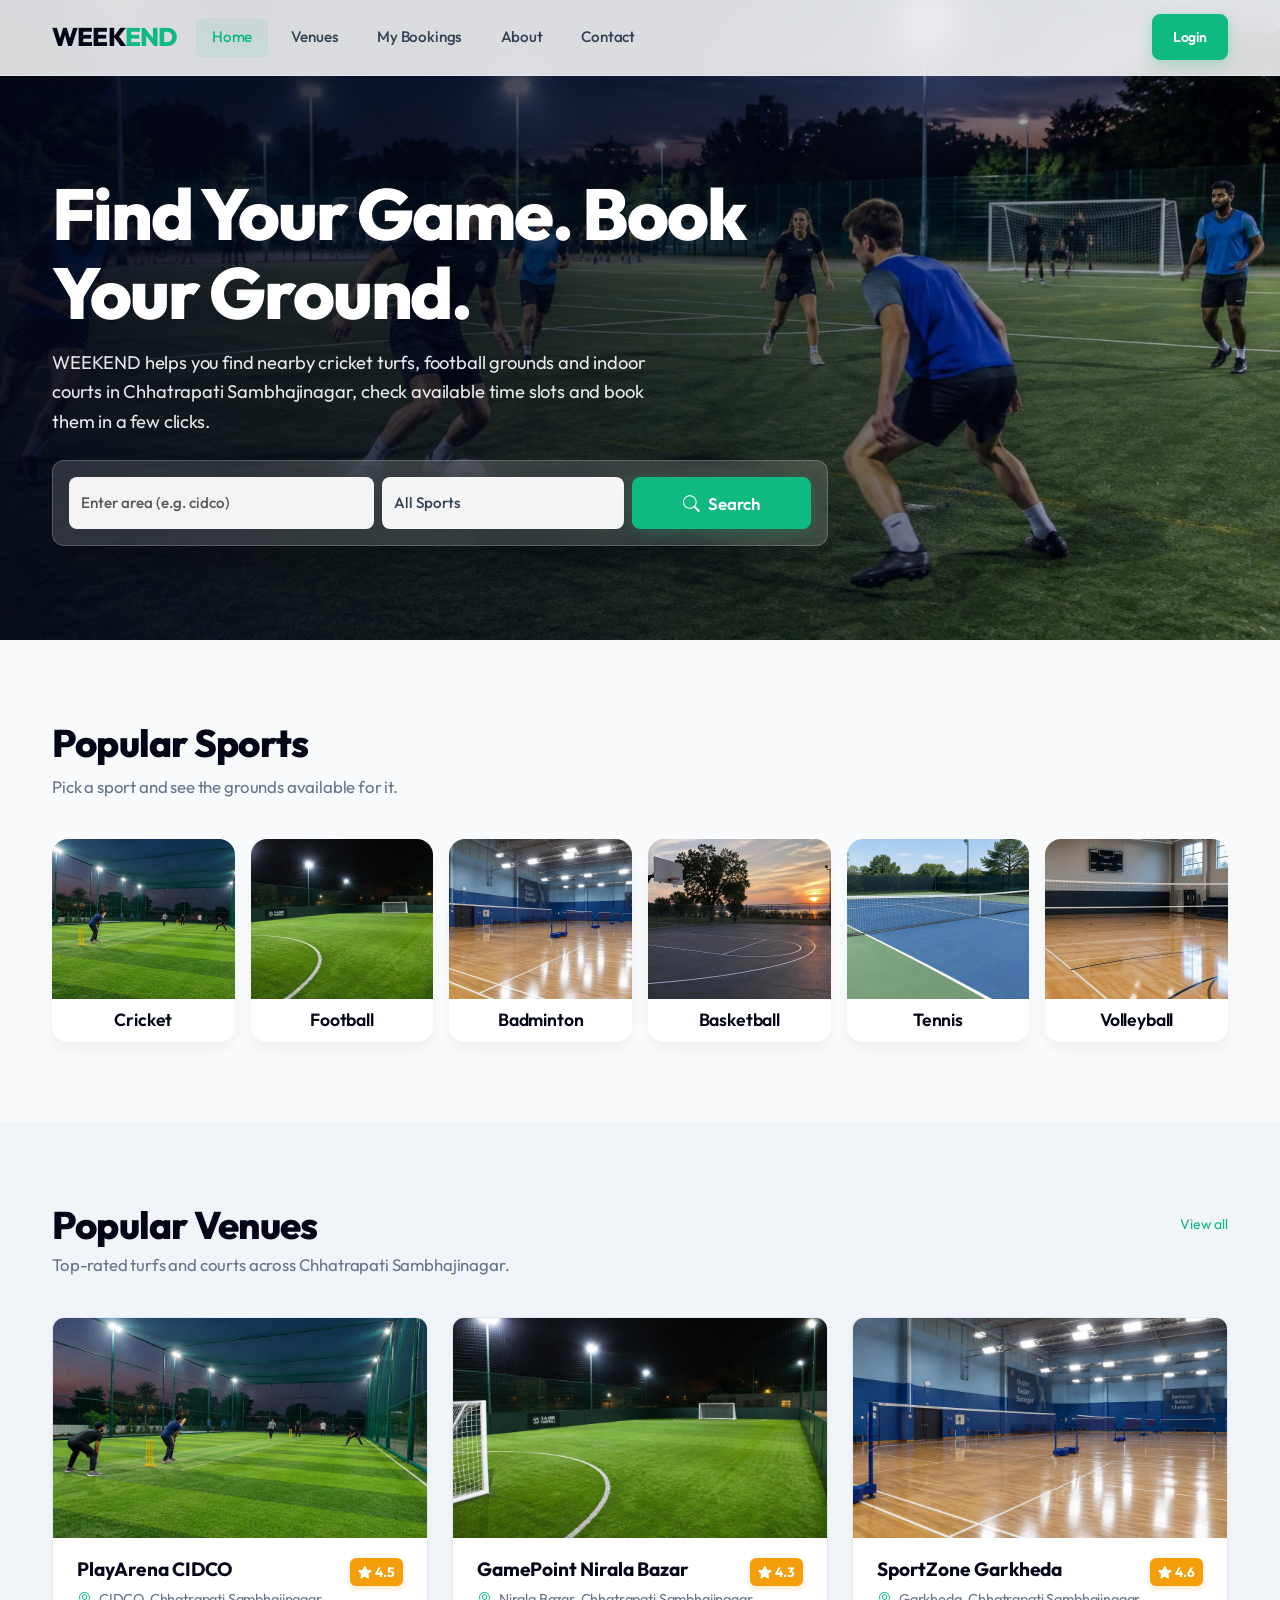
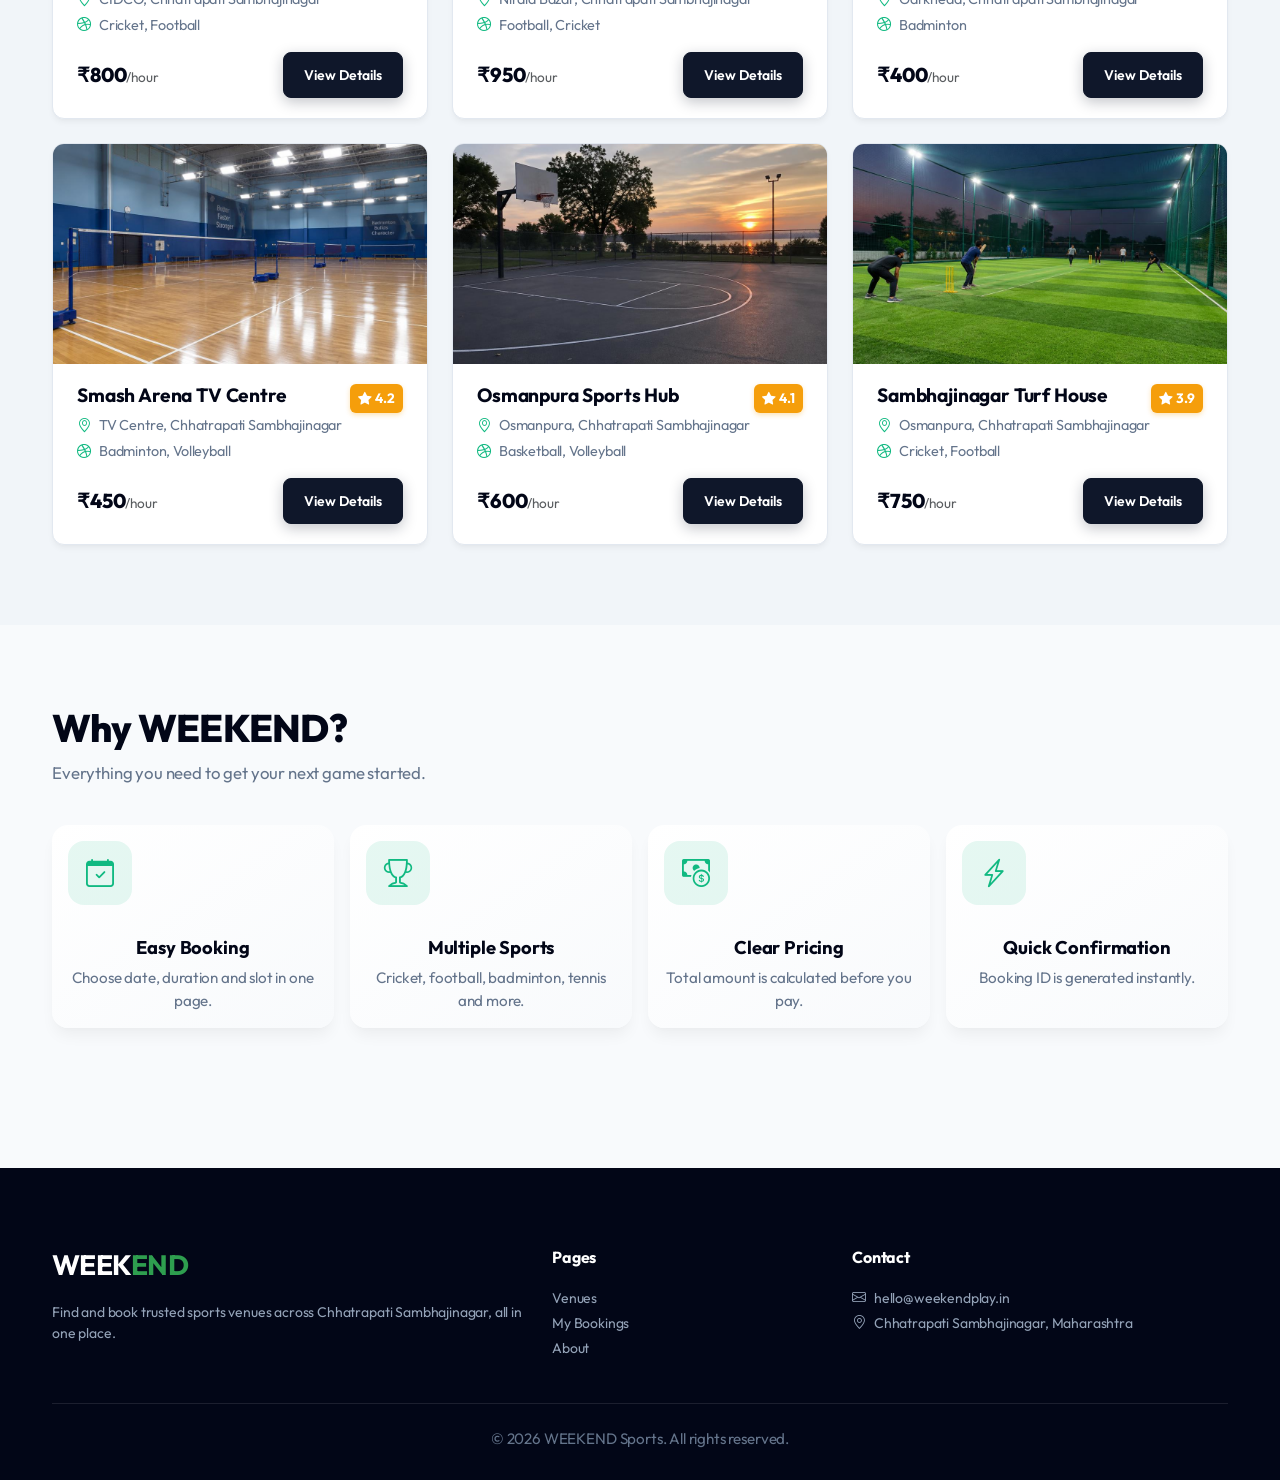
<file: index.html>
<!DOCTYPE html>
<html lang="en">

<head>
  <meta charset="UTF-8">
  <meta name="viewport" content="width=device-width, initial-scale=1">
  <title>WEEKEND | Sports Venue Booking</title>
  <link href="https://cdn.jsdelivr.net/npm/bootstrap@5.3.3/dist/css/bootstrap.min.css" rel="stylesheet">
  <link href="https://cdn.jsdelivr.net/npm/bootstrap-icons@1.11.3/font/bootstrap-icons.css" rel="stylesheet">
  <link href="style.css" rel="stylesheet">
</head>

<body>

  <!-- Navbar -->
  <nav class="navbar navbar-expand-lg navbar-weekend">
    <div class="container">
      <a class="navbar-brand" href="home.html">WEEK<span>END</span></a>
      <button class="navbar-toggler" type="button" data-bs-toggle="collapse" data-bs-target="#nav">
        <span class="navbar-toggler-icon"></span>
      </button>
      <div class="collapse navbar-collapse" id="nav">
        <ul class="navbar-nav me-auto">
          <li class="nav-item"><a class="nav-link active" href="home.html">Home</a></li>
          <li class="nav-item"><a class="nav-link" href="venues.html">Venues</a></li>
          <li class="nav-item"><a class="nav-link" href="my-bookings.html">My Bookings</a></li>
          <li class="nav-item"><a class="nav-link" href="about.html">About</a></li>
          <li class="nav-item"><a class="nav-link" href="contact.html">Contact</a></li>
        </ul>
        <div id="authArea"></div>
      </div>
    </div>
  </nav>

  <!-- Hero section with search -->
  <section class="hero">
    <div class="container">
      <div class="row">
        <div class="col-lg-8">
          <h1 class="mb-3">Find Your Game. Book Your Ground.</h1>
          <p class="mb-4">
            WEEKEND helps you find nearby cricket turfs, football grounds and indoor courts in Chhatrapati
            Sambhajinagar,
            check available time slots and book them in a few clicks.
          </p>

          <form class="search-box" id="heroSearchForm">
            <div class="row g-2">
              <div class="col-md-5">
                <input type="text" class="form-control" id="heroLocation" placeholder="Enter area (e.g. cidco)">
              </div>
              <div class="col-md-4">
                <select class="form-select" id="heroSport">
                  <option value="">All Sports</option>
                  <option>Cricket</option>
                  <option>Football</option>
                  <option>Badminton</option>
                  <option>Basketball</option>
                  <option>Tennis</option>
                  <option>Volleyball</option>
                </select>
              </div>
              <div class="col-md-3 d-grid">
                <button class="btn btn-green" type="submit"><i class="bi bi-search"></i> Search</button>
              </div>
            </div>
          </form>
        </div>
      </div>
    </div>
  </section>

  <!-- Popular sports -->
  <section class="py-5">
    <div class="container">
      <h4 class="section-title">Popular Sports</h4>
      <p class="section-sub">Pick a sport and see the grounds available for it.</p>

      <div class="row g-3">
        <div class="col-6 col-md-4 col-lg-2">
          <div class="card sport-card h-100" onclick="openSport('Cricket')" role="button">
            <img src="cricket.jpg" class="card-img-top" alt="Cricket">
            <div class="card-body text-center py-2"><span class="fw-semibold">Cricket</span></div>
          </div>
        </div>
        <div class="col-6 col-md-4 col-lg-2">
          <div class="card sport-card h-100" onclick="openSport('Football')" role="button">
            <img src="football.jpg" class="card-img-top" alt="Football">
            <div class="card-body text-center py-2"><span class="fw-semibold">Football</span></div>
          </div>
        </div>
        <div class="col-6 col-md-4 col-lg-2">
          <div class="card sport-card h-100" onclick="openSport('Badminton')" role="button">
            <img src="badminton.jpg" class="card-img-top" alt="Badminton">
            <div class="card-body text-center py-2"><span class="fw-semibold">Badminton</span></div>
          </div>
        </div>
        <div class="col-6 col-md-4 col-lg-2">
          <div class="card sport-card h-100" onclick="openSport('Basketball')" role="button">
            <img src="basketball.jpg" class="card-img-top" alt="Basketball">
            <div class="card-body text-center py-2"><span class="fw-semibold">Basketball</span></div>
          </div>
        </div>
        <div class="col-6 col-md-4 col-lg-2">
          <div class="card sport-card h-100" onclick="openSport('Tennis')" role="button">
            <img src="tennis.jpg" class="card-img-top" alt="Tennis">
            <div class="card-body text-center py-2"><span class="fw-semibold">Tennis</span></div>
          </div>
        </div>
        <div class="col-6 col-md-4 col-lg-2">
          <div class="card sport-card h-100" onclick="openSport('Volleyball')" role="button">
            <img src="volleyball.jpg" class="card-img-top" alt="Volleyball">
            <div class="card-body text-center py-2"><span class="fw-semibold">Volleyball</span></div>
          </div>
        </div>
      </div>
    </div>
  </section>

  <!-- Popular venues (generated by JavaScript) -->
  <section class="py-5 bg-light-gray">
    <div class="container">
      <div class="d-flex justify-content-between align-items-center mb-1">
        <h4 class="section-title mb-0">Popular Venues</h4>
        <a href="venues.html" class="small text-decoration-none">View all</a>
      </div>
      <p class="section-sub">Top-rated turfs and courts across Chhatrapati Sambhajinagar.</p>

      <div class="row g-4" id="popularVenues"></div>
    </div>
  </section>

  <!-- Why WEEKEND -->
  <section class="py-5">
    <div class="container">
      <h4 class="section-title">Why WEEKEND?</h4>
      <p class="section-sub">Everything you need to get your next game started.</p>

      <div class="row g-3">
        <div class="col-md-3 col-sm-6">
          <div class="card info-card h-100 text-center p-3">
            <i class="bi bi-calendar-check fs-3 text-success"></i>
            <h6 class="mt-2">Easy Booking</h6>
            <p class="venue-meta mb-0">Choose date, duration and slot in one page.</p>
          </div>
        </div>
        <div class="col-md-3 col-sm-6">
          <div class="card info-card h-100 text-center p-3">
            <i class="bi bi-trophy fs-3 text-success"></i>
            <h6 class="mt-2">Multiple Sports</h6>
            <p class="venue-meta mb-0">Cricket, football, badminton, tennis and more.</p>
          </div>
        </div>
        <div class="col-md-3 col-sm-6">
          <div class="card info-card h-100 text-center p-3">
            <i class="bi bi-cash-coin fs-3 text-success"></i>
            <h6 class="mt-2">Clear Pricing</h6>
            <p class="venue-meta mb-0">Total amount is calculated before you pay.</p>
          </div>
        </div>
        <div class="col-md-3 col-sm-6">
          <div class="card info-card h-100 text-center p-3">
            <i class="bi bi-lightning-charge fs-3 text-success"></i>
            <h6 class="mt-2">Quick Confirmation</h6>
            <p class="venue-meta mb-0">Booking ID is generated instantly.</p>
          </div>
        </div>
      </div>
    </div>
  </section>

  <!-- Footer -->
  <footer class="site-footer">
    <div class="container">
      <div class="row g-4">
        <div class="col-md-5">
          <h5 class="text-white">WEEK<span style="color:#2e9e4f">END</span></h5>
          <p class="small mb-0">Find and book trusted sports venues across Chhatrapati Sambhajinagar, all in one place.
          </p>
        </div>
        <div class="col-md-3">
          <h6 class="text-white">Pages</h6>
          <p class="small mb-1"><a href="venues.html">Venues</a></p>
          <p class="small mb-1"><a href="my-bookings.html">My Bookings</a></p>
          <p class="small mb-1"><a href="about.html">About</a></p>
        </div>
        <div class="col-md-4">
          <h6 class="text-white">Contact</h6>
          <p class="small mb-1"><i class="bi bi-envelope"></i> hello@weekendplay.in</p>
          <p class="small mb-1"><i class="bi bi-geo-alt"></i> Chhatrapati Sambhajinagar, Maharashtra</p>
        </div>
      </div>
      <div class="footer-note text-center">&copy; 2026 WEEKEND Sports. All rights reserved.</div>
    </div>
  </footer>

  <script src="https://cdn.jsdelivr.net/npm/bootstrap@5.3.3/dist/js/bootstrap.bundle.min.js"></script>
  <script src="data.js"></script>
  <script src="main.js"></script>
</body>

</html>
</file>
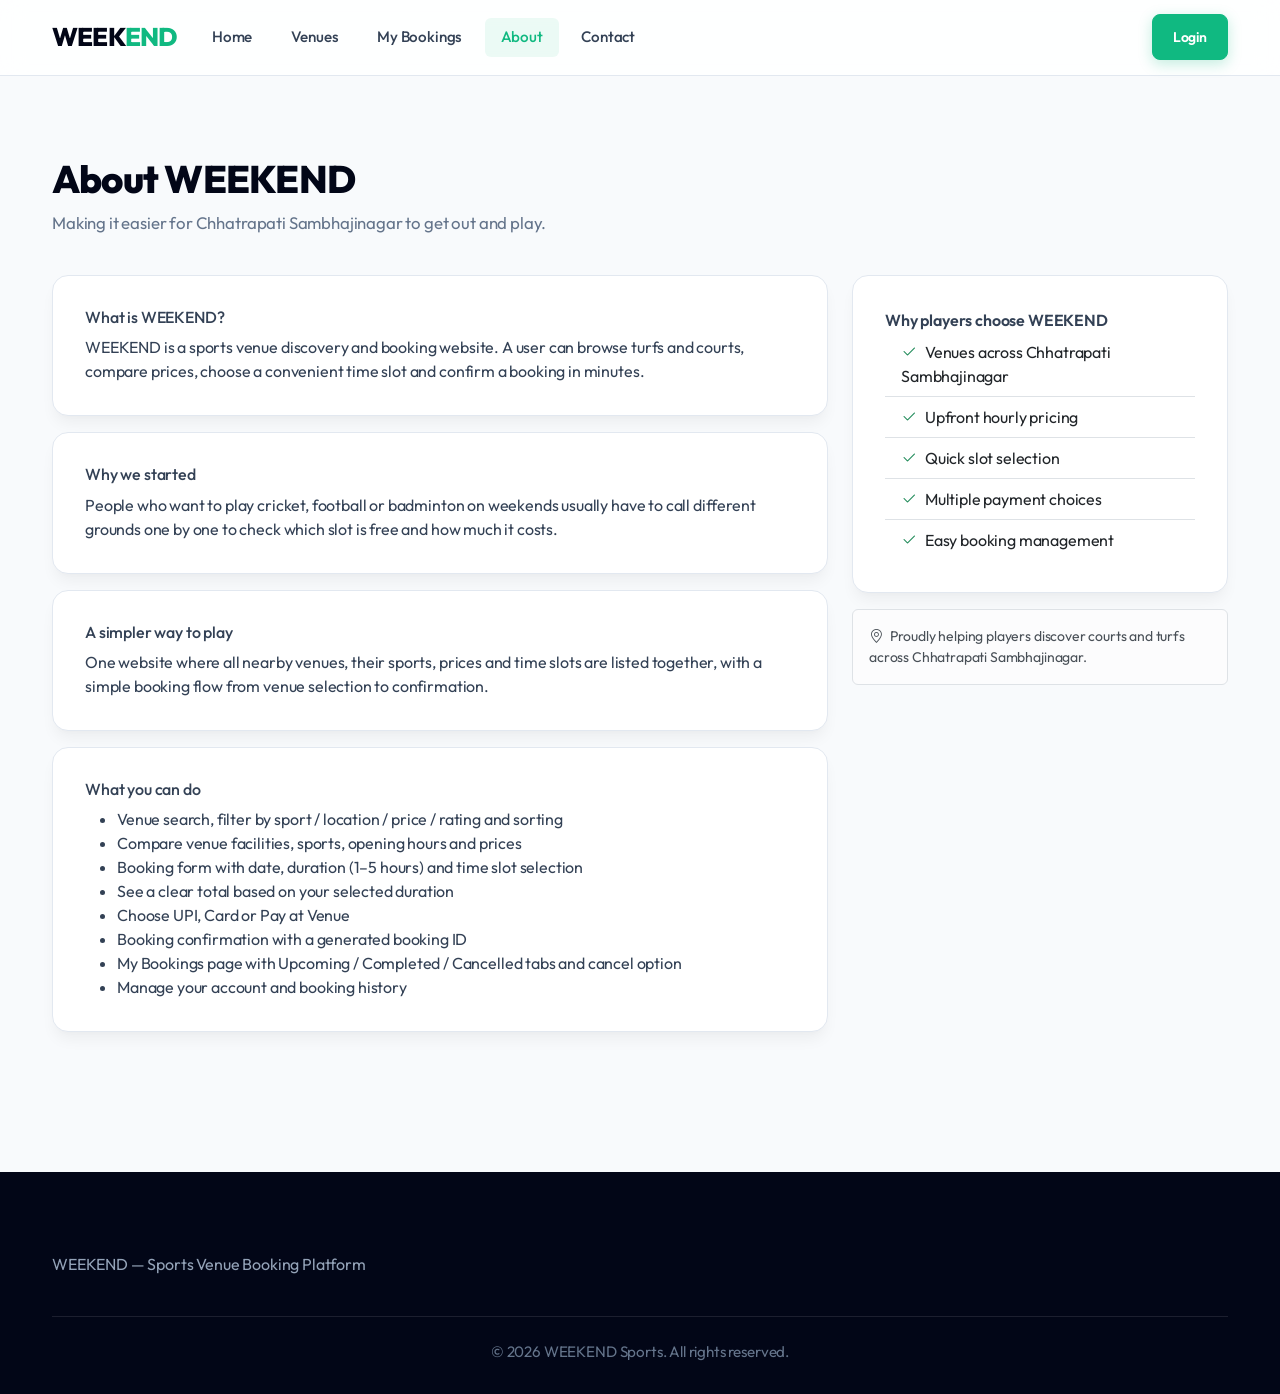
<file: about.html>
<!DOCTYPE html>
<html lang="en">
<head>
  <meta charset="UTF-8">
  <meta name="viewport" content="width=device-width, initial-scale=1">
  <title>About | WEEKEND</title>
  <link href="https://cdn.jsdelivr.net/npm/bootstrap@5.3.3/dist/css/bootstrap.min.css" rel="stylesheet">
  <link href="https://cdn.jsdelivr.net/npm/bootstrap-icons@1.11.3/font/bootstrap-icons.css" rel="stylesheet">
  <link href="style.css" rel="stylesheet">
</head>
<body>

<nav class="navbar navbar-expand-lg navbar-weekend">
  <div class="container">
    <a class="navbar-brand" href="home.html">WEEK<span>END</span></a>
    <button class="navbar-toggler" type="button" data-bs-toggle="collapse" data-bs-target="#nav">
      <span class="navbar-toggler-icon"></span>
    </button>
    <div class="collapse navbar-collapse" id="nav">
      <ul class="navbar-nav me-auto">
        <li class="nav-item"><a class="nav-link" href="home.html">Home</a></li>
        <li class="nav-item"><a class="nav-link" href="venues.html">Venues</a></li>
        <li class="nav-item"><a class="nav-link" href="my-bookings.html">My Bookings</a></li>
        <li class="nav-item"><a class="nav-link active" href="about.html">About</a></li>
        <li class="nav-item"><a class="nav-link" href="contact.html">Contact</a></li>
      </ul>
      <div id="authArea"></div>
    </div>
  </div>
</nav>

<div class="container py-4">
  <h4 class="section-title">About WEEKEND</h4>
  <p class="section-sub">Making it easier for Chhatrapati Sambhajinagar to get out and play.</p>

  <div class="row g-4">
    <div class="col-lg-8">
      <div class="summary-box mb-3">
        <div class="card-body">
          <h6>What is WEEKEND?</h6>
          <p class="mb-0">
            WEEKEND is a sports venue discovery and booking website. A user can browse turfs and courts,
            compare prices, choose a convenient time slot and confirm a booking in minutes.
          </p>
        </div>
      </div>

      <div class="summary-box mb-3">
        <div class="card-body">
          <h6>Why we started</h6>
          <p class="mb-0">
            People who want to play cricket, football or badminton on weekends usually have to call
            different grounds one by one to check which slot is free and how much it costs.
          </p>
        </div>
      </div>

      <div class="summary-box mb-3">
        <div class="card-body">
          <h6>A simpler way to play</h6>
          <p class="mb-0">
            One website where all nearby venues, their sports, prices and time slots are listed together,
            with a simple booking flow from venue selection to confirmation.
          </p>
        </div>
      </div>

      <div class="summary-box">
        <div class="card-body">
          <h6>What you can do</h6>
          <ul class="mb-0">
            <li>Venue search, filter by sport / location / price / rating and sorting</li>
            <li>Compare venue facilities, sports, opening hours and prices</li>
            <li>Booking form with date, duration (1&ndash;5 hours) and time slot selection</li>
            <li>See a clear total based on your selected duration</li>
            <li>Choose UPI, Card or Pay at Venue</li>
            <li>Booking confirmation with a generated booking ID</li>
            <li>My Bookings page with Upcoming / Completed / Cancelled tabs and cancel option</li>
            <li>Manage your account and booking history</li>
          </ul>
        </div>
      </div>
    </div>

    <div class="col-lg-4">
      <div class="summary-box">
        <div class="card-header bg-white fw-semibold">Why players choose WEEKEND</div>
        <ul class="list-group list-group-flush">
          <li class="list-group-item"><i class="bi bi-check2 text-success me-2"></i>Venues across Chhatrapati Sambhajinagar</li>
          <li class="list-group-item"><i class="bi bi-check2 text-success me-2"></i>Upfront hourly pricing</li>
          <li class="list-group-item"><i class="bi bi-check2 text-success me-2"></i>Quick slot selection</li>
          <li class="list-group-item"><i class="bi bi-check2 text-success me-2"></i>Multiple payment choices</li>
          <li class="list-group-item"><i class="bi bi-check2 text-success me-2"></i>Easy booking management</li>
        </ul>
      </div>

      <div class="alert alert-light border mt-3 small mb-0">
        <i class="bi bi-geo-alt me-1"></i> Proudly helping players discover courts and turfs across Chhatrapati Sambhajinagar.
      </div>
    </div>
  </div>
</div>

<footer class="site-footer">
  <div class="container text-center">
    <p class="mb-1">WEEKEND &mdash; Sports Venue Booking Platform</p>
    <div class="footer-note">&copy; 2026 WEEKEND Sports. All rights reserved.</div>
  </div>
</footer>

<script src="https://cdn.jsdelivr.net/npm/bootstrap@5.3.3/dist/js/bootstrap.bundle.min.js"></script>
<script src="data.js"></script>
<script src="main.js"></script>
</body>
</html>
</file>
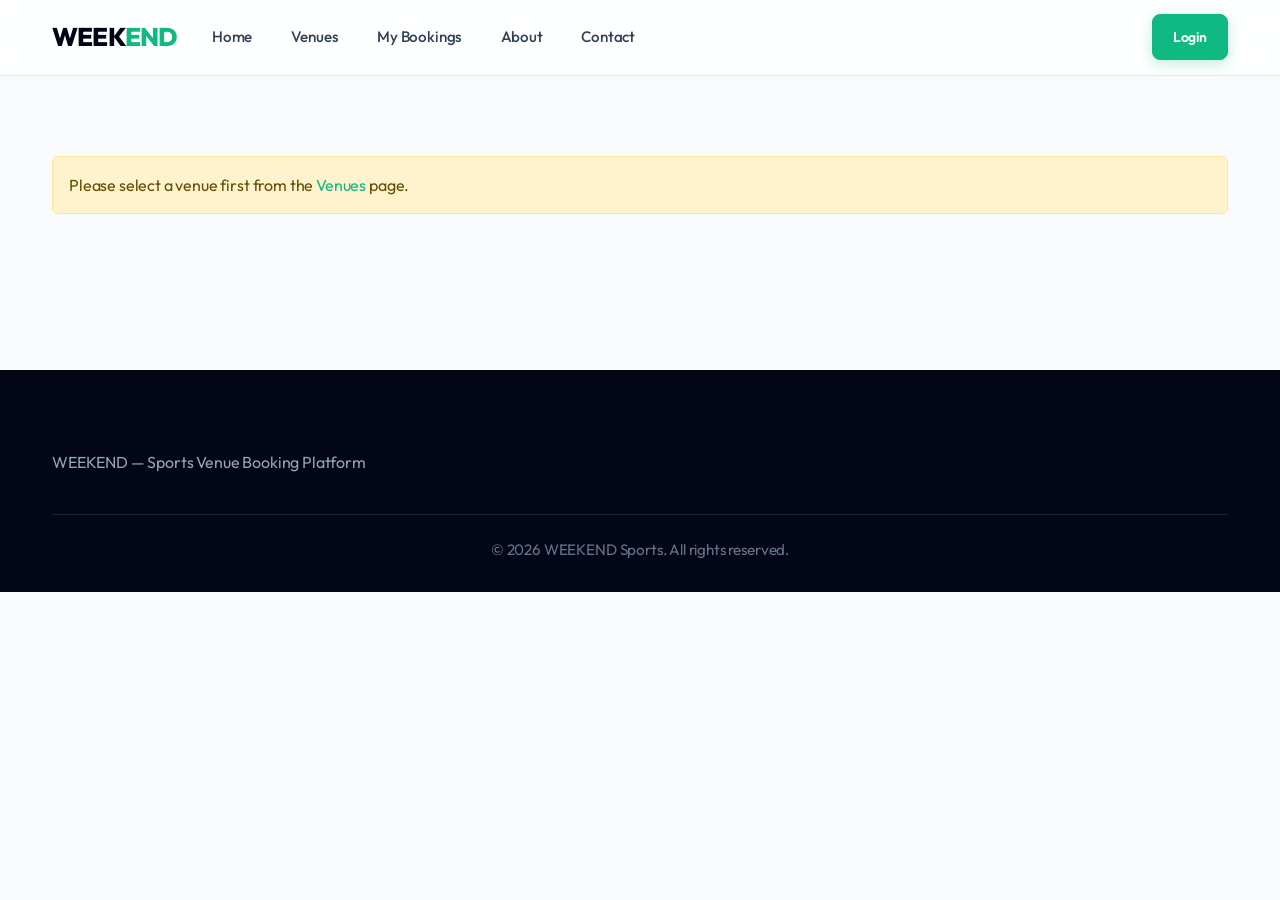
<file: booking.html>
<!DOCTYPE html>
<html lang="en">
<head>
  <meta charset="UTF-8">
  <meta name="viewport" content="width=device-width, initial-scale=1">
  <title>Booking | WEEKEND</title>
  <link href="https://cdn.jsdelivr.net/npm/bootstrap@5.3.3/dist/css/bootstrap.min.css" rel="stylesheet">
  <link href="https://cdn.jsdelivr.net/npm/bootstrap-icons@1.11.3/font/bootstrap-icons.css" rel="stylesheet">
  <link href="style.css" rel="stylesheet">
</head>
<body>

<nav class="navbar navbar-expand-lg navbar-weekend">
  <div class="container">
    <a class="navbar-brand" href="home.html">WEEK<span>END</span></a>
    <button class="navbar-toggler" type="button" data-bs-toggle="collapse" data-bs-target="#nav">
      <span class="navbar-toggler-icon"></span>
    </button>
    <div class="collapse navbar-collapse" id="nav">
      <ul class="navbar-nav me-auto">
        <li class="nav-item"><a class="nav-link" href="home.html">Home</a></li>
        <li class="nav-item"><a class="nav-link" href="venues.html">Venues</a></li>
        <li class="nav-item"><a class="nav-link" href="my-bookings.html">My Bookings</a></li>
        <li class="nav-item"><a class="nav-link" href="about.html">About</a></li>
        <li class="nav-item"><a class="nav-link" href="contact.html">Contact</a></li>
      </ul>
      <div id="authArea"></div>
    </div>
  </div>
</nav>

<div class="container py-4" id="bookingArea">
  <h4 class="section-title">Book a Slot</h4>
  <p class="section-sub">Fill your details, choose date, duration and a time slot.</p>

  <div class="card border-0 shadow-sm rounded-4 mb-4">
    <div class="card-body d-flex align-items-center" id="venueBanner"></div>
  </div>

  <div class="row g-4">
    <!-- Booking form -->
    <div class="col-lg-8">
      <form id="bookingForm" class="needs-validation" novalidate>
        <div class="card border-0 shadow-sm rounded-4 mb-3">
          <div class="card-header bg-white fw-semibold">Your Details</div>
          <div class="card-body">
            <div class="row g-3">
              <div class="col-md-6">
                <label class="form-label">Full Name</label>
                <input type="text" class="form-control" id="custName" required>
                <div class="invalid-feedback">Please enter your name.</div>
              </div>
              <div class="col-md-6">
                <label class="form-label">Mobile Number</label>
                <input type="tel" class="form-control" id="custMobile" pattern="[0-9]{10}" required>
                <div class="invalid-feedback">Enter a 10 digit mobile number.</div>
              </div>
              <div class="col-md-12">
                <label class="form-label">Email</label>
                <input type="email" class="form-control" id="custEmail" required>
                <div class="invalid-feedback">Enter a valid email address.</div>
              </div>
            </div>
          </div>
        </div>

        <div class="card border-0 shadow-sm rounded-4 mb-3">
          <div class="card-header bg-white fw-semibold">Slot Details</div>
          <div class="card-body">
            <div class="row g-3">
              <div class="col-md-4">
                <label class="form-label">Sport</label>
                <select class="form-select" id="sport" required></select>
              </div>
              <div class="col-md-4">
                <label class="form-label">Date</label>
                <input type="date" class="form-control" id="bookDate" required>
                <div class="invalid-feedback">Please select a date.</div>
              </div>
              <div class="col-md-4">
                <label class="form-label">Duration</label>
                <select class="form-select" id="duration">
                  <option value="1">1 Hour</option>
                  <option value="2">2 Hours</option>
                  <option value="3">3 Hours</option>
                  <option value="4">4 Hours</option>
                  <option value="5">5 Hours</option>
                </select>
              </div>
            </div>

            <label class="form-label mt-4">Select Time Slot</label>
            <div id="slotBox"></div>
            <div class="text-danger small d-none" id="slotError">Please select a time slot.</div>
          </div>
        </div>

        <button type="submit" class="btn btn-green px-4">Continue to Payment</button>
        <a href="venue-details.html" class="btn btn-outline-secondary">Back</a>
      </form>
    </div>

    <!-- Live summary -->
    <div class="col-lg-4">
      <div class="summary-box p-3">
        <h6 class="fw-semibold mb-3">Booking Summary</h6>
        <div class="row mb-1"><div class="col-5 text-muted">Venue</div><div class="col-7 text-end" id="sumVenue">-</div></div>
        <div class="row mb-1"><div class="col-5 text-muted">Sport</div><div class="col-7 text-end" id="sumSport">-</div></div>
        <div class="row mb-1"><div class="col-5 text-muted">Date</div><div class="col-7 text-end" id="sumDate">-</div></div>
        <div class="row mb-1"><div class="col-5 text-muted">Duration</div><div class="col-7 text-end" id="sumDuration">-</div></div>
        <div class="row mb-1"><div class="col-5 text-muted">Time</div><div class="col-7 text-end" id="sumTime">-</div></div>
        <div class="row mb-1"><div class="col-5 text-muted">Price/hour</div><div class="col-7 text-end" id="sumRate">-</div></div>
        <hr>
        <div class="row"><div class="col-6 fw-semibold">Total</div>
          <div class="col-6 text-end price-text fs-5" id="sumTotal">-</div></div>
        <p class="venue-meta mt-3 mb-0">Total = price per hour &times; selected duration.</p>
      </div>
    </div>
  </div>
</div>

<footer class="site-footer">
  <div class="container text-center">
    <p class="mb-1">WEEKEND &mdash; Sports Venue Booking Platform</p>
    <div class="footer-note">&copy; 2026 WEEKEND Sports. All rights reserved.</div>
  </div>
</footer>

<script src="https://cdn.jsdelivr.net/npm/bootstrap@5.3.3/dist/js/bootstrap.bundle.min.js"></script>
<script src="data.js"></script>
<script src="main.js"></script>
<script src="booking.js"></script>
</body>
</html>
</file>
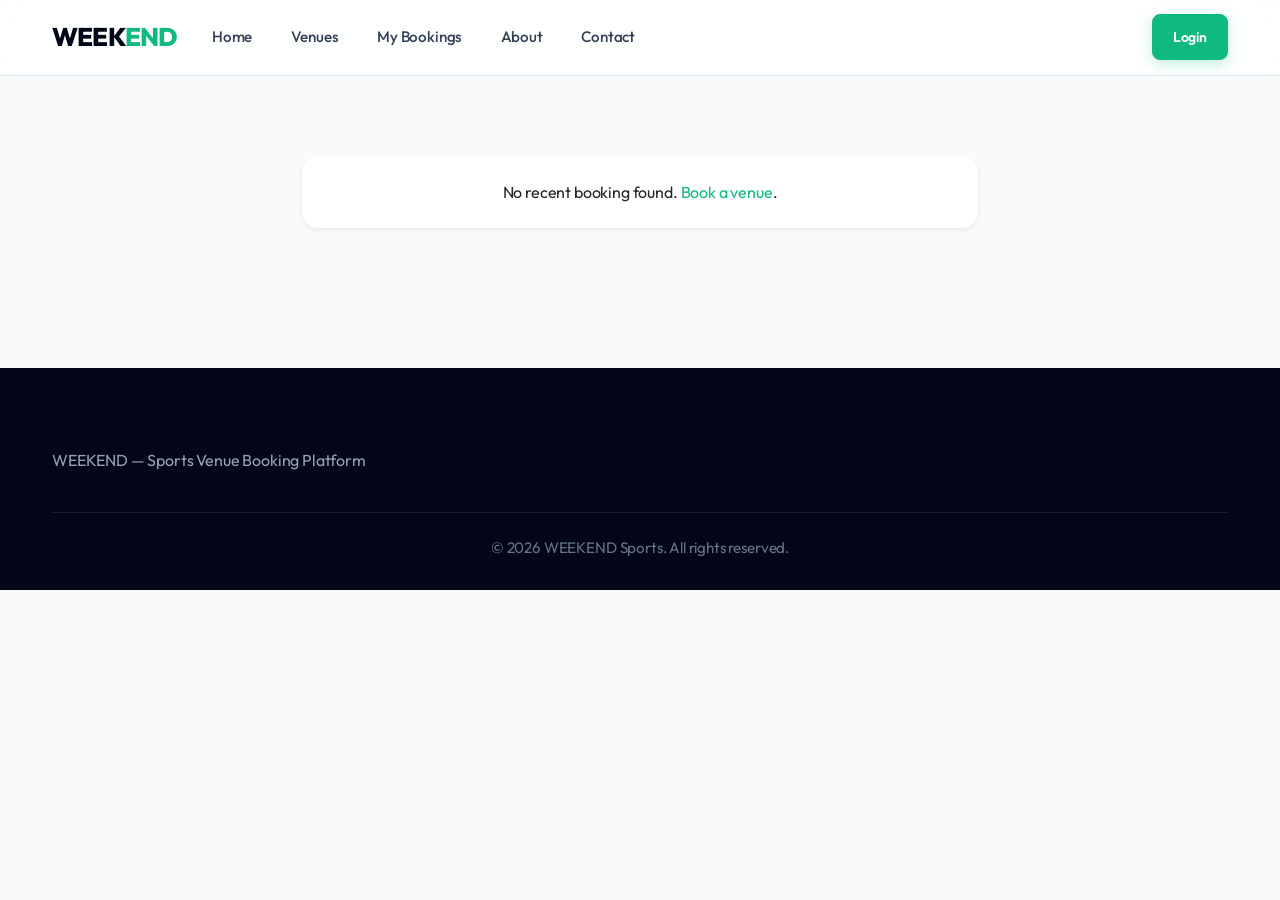
<file: confirmation.html>
<!DOCTYPE html>
<html lang="en">
<head>
  <meta charset="UTF-8">
  <meta name="viewport" content="width=device-width, initial-scale=1">
  <title>Booking Confirmed | WEEKEND</title>
  <link href="https://cdn.jsdelivr.net/npm/bootstrap@5.3.3/dist/css/bootstrap.min.css" rel="stylesheet">
  <link href="https://cdn.jsdelivr.net/npm/bootstrap-icons@1.11.3/font/bootstrap-icons.css" rel="stylesheet">
  <link href="style.css" rel="stylesheet">
</head>
<body>

<nav class="navbar navbar-expand-lg navbar-weekend no-print">
  <div class="container">
    <a class="navbar-brand" href="home.html">WEEK<span>END</span></a>
    <button class="navbar-toggler" type="button" data-bs-toggle="collapse" data-bs-target="#nav">
      <span class="navbar-toggler-icon"></span>
    </button>
    <div class="collapse navbar-collapse" id="nav">
      <ul class="navbar-nav me-auto">
        <li class="nav-item"><a class="nav-link" href="home.html">Home</a></li>
        <li class="nav-item"><a class="nav-link" href="venues.html">Venues</a></li>
        <li class="nav-item"><a class="nav-link" href="my-bookings.html">My Bookings</a></li>
        <li class="nav-item"><a class="nav-link" href="about.html">About</a></li>
        <li class="nav-item"><a class="nav-link" href="contact.html">Contact</a></li>
      </ul>
      <div id="authArea"></div>
    </div>
  </div>
</nav>

<div class="container py-5">
  <div class="row justify-content-center">
    <div class="col-lg-7">
      <div class="card border-0 shadow-sm rounded-4">
        <div class="card-body text-center p-4" id="confirmBox"></div>
      </div>
    </div>
  </div>
</div>

<footer class="site-footer">
  <div class="container text-center">
    <p class="mb-1">WEEKEND &mdash; Sports Venue Booking Platform</p>
    <div class="footer-note">&copy; 2026 WEEKEND Sports. All rights reserved.</div>
  </div>
</footer>

<script src="https://cdn.jsdelivr.net/npm/bootstrap@5.3.3/dist/js/bootstrap.bundle.min.js"></script>
<script src="data.js"></script>
<script src="main.js"></script>
<script>
  // Show the last booking stored during payment
  document.addEventListener("DOMContentLoaded", function () {
    const b = loadData("weekend_last_booking");
    const box = document.getElementById("confirmBox");

    if (!b) {
      box.innerHTML = '<p class="mb-0">No recent booking found. <a href="venues.html">Book a venue</a>.</p>';
      return;
    }

    box.innerHTML =
      '<div class="tick-circle mb-3"><i class="bi bi-check-lg"></i></div>' +
      '<h4 style="color:#12304f">Booking Confirmed</h4>' +
      '<p class="text-muted">Your sports venue has been booked successfully.</p>' +
      '<table class="table table-sm text-start mt-4">' +
      "<tr><th>Booking ID</th><td>" + b.bookingId + "</td></tr>" +
      "<tr><th>Venue</th><td>" + b.venue + " (" + b.location + ")</td></tr>" +
      "<tr><th>Sport</th><td>" + b.sport + "</td></tr>" +
      "<tr><th>Date</th><td>" + b.date + "</td></tr>" +
      "<tr><th>Time</th><td>" + b.time + "</td></tr>" +
      "<tr><th>Duration</th><td>" + b.duration + " Hour(s)</td></tr>" +
      "<tr><th>Amount</th><td>\u20B9" + b.amount + "</td></tr>" +
      "<tr><th>Payment</th><td>" + b.paymentMethod + " - " + b.paymentStatus + "</td></tr>" +
      "</table>" +
      '<div class="no-print mt-3">' +
      '<a href="my-bookings.html" class="btn btn-green me-2">View My Bookings</a>' +
      '<a href="home.html" class="btn btn-outline-secondary me-2">Back to Home</a>' +
      '<button class="btn btn-outline-secondary" onclick="window.print()">Print Receipt</button>' +
      "</div>";
  });
</script>
</body>
</html>
</file>
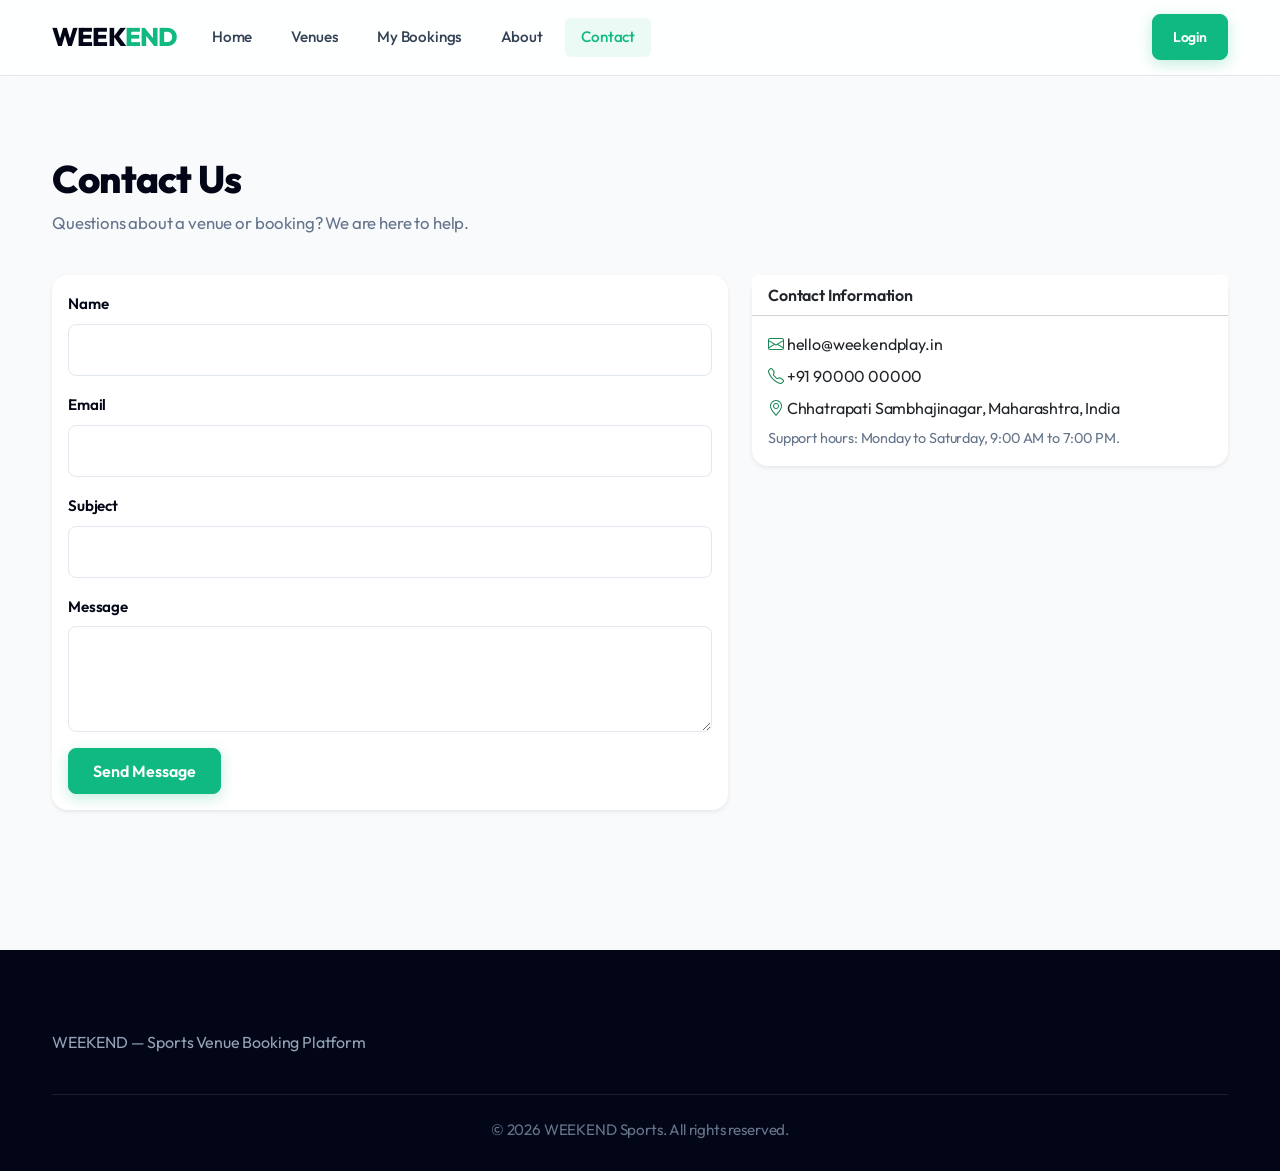
<file: contact.html>
<!DOCTYPE html>
<html lang="en">
<head>
  <meta charset="UTF-8">
  <meta name="viewport" content="width=device-width, initial-scale=1">
  <title>Contact | WEEKEND</title>
  <link href="https://cdn.jsdelivr.net/npm/bootstrap@5.3.3/dist/css/bootstrap.min.css" rel="stylesheet">
  <link href="https://cdn.jsdelivr.net/npm/bootstrap-icons@1.11.3/font/bootstrap-icons.css" rel="stylesheet">
  <link href="style.css" rel="stylesheet">
</head>
<body>

<nav class="navbar navbar-expand-lg navbar-weekend">
  <div class="container">
    <a class="navbar-brand" href="home.html">WEEK<span>END</span></a>
    <button class="navbar-toggler" type="button" data-bs-toggle="collapse" data-bs-target="#nav">
      <span class="navbar-toggler-icon"></span>
    </button>
    <div class="collapse navbar-collapse" id="nav">
      <ul class="navbar-nav me-auto">
        <li class="nav-item"><a class="nav-link" href="home.html">Home</a></li>
        <li class="nav-item"><a class="nav-link" href="venues.html">Venues</a></li>
        <li class="nav-item"><a class="nav-link" href="my-bookings.html">My Bookings</a></li>
        <li class="nav-item"><a class="nav-link" href="about.html">About</a></li>
        <li class="nav-item"><a class="nav-link active" href="contact.html">Contact</a></li>
      </ul>
      <div id="authArea"></div>
    </div>
  </div>
</nav>

<div class="container py-4">
  <h4 class="section-title">Contact Us</h4>
  <p class="section-sub">Questions about a venue or booking? We are here to help.</p>

  <div class="row g-4">
    <div class="col-lg-7">
      <div class="card border-0 shadow-sm rounded-4">
        <div class="card-body">
          <div class="alert alert-success d-none" id="contactMsg">Thanks! Your message has been recorded.</div>
          <form id="contactForm">
            <div class="mb-3">
              <label class="form-label">Name</label>
              <input type="text" class="form-control" id="cName" required>
            </div>
            <div class="mb-3">
              <label class="form-label">Email</label>
              <input type="email" class="form-control" id="cEmail" required>
            </div>
            <div class="mb-3">
              <label class="form-label">Subject</label>
              <input type="text" class="form-control" id="cSubject" required>
            </div>
            <div class="mb-3">
              <label class="form-label">Message</label>
              <textarea class="form-control" id="cMessage" rows="4" required></textarea>
            </div>
            <button class="btn btn-green px-4" type="submit">Send Message</button>
          </form>
        </div>
      </div>
    </div>

    <div class="col-lg-5">
      <div class="card border-0 shadow-sm rounded-4">
        <div class="card-header bg-white fw-semibold">Contact Information</div>
        <div class="card-body">
          <p class="mb-2"><i class="bi bi-envelope text-success"></i> hello@weekendplay.in</p>
          <p class="mb-2"><i class="bi bi-telephone text-success"></i> +91 90000 00000</p>
          <p class="mb-2"><i class="bi bi-geo-alt text-success"></i> Chhatrapati Sambhajinagar, Maharashtra, India</p>
          <p class="venue-meta mb-0">Support hours: Monday to Saturday, 9:00 AM to 7:00 PM.</p>
        </div>
      </div>
    </div>
  </div>
</div>

<footer class="site-footer">
  <div class="container text-center">
    <p class="mb-1">WEEKEND &mdash; Sports Venue Booking Platform</p>
    <div class="footer-note">&copy; 2026 WEEKEND Sports. All rights reserved.</div>
  </div>
</footer>

<script src="https://cdn.jsdelivr.net/npm/bootstrap@5.3.3/dist/js/bootstrap.bundle.min.js"></script>
<script src="data.js"></script>
<script src="main.js"></script>
<script>
  // Contact form: show a Bootstrap success alert (no backend)
  document.getElementById("contactForm").addEventListener("submit", function (e) {
    e.preventDefault();
    document.getElementById("contactMsg").classList.remove("d-none");
    this.reset();
  });
</script>
</body>
</html>
</file>
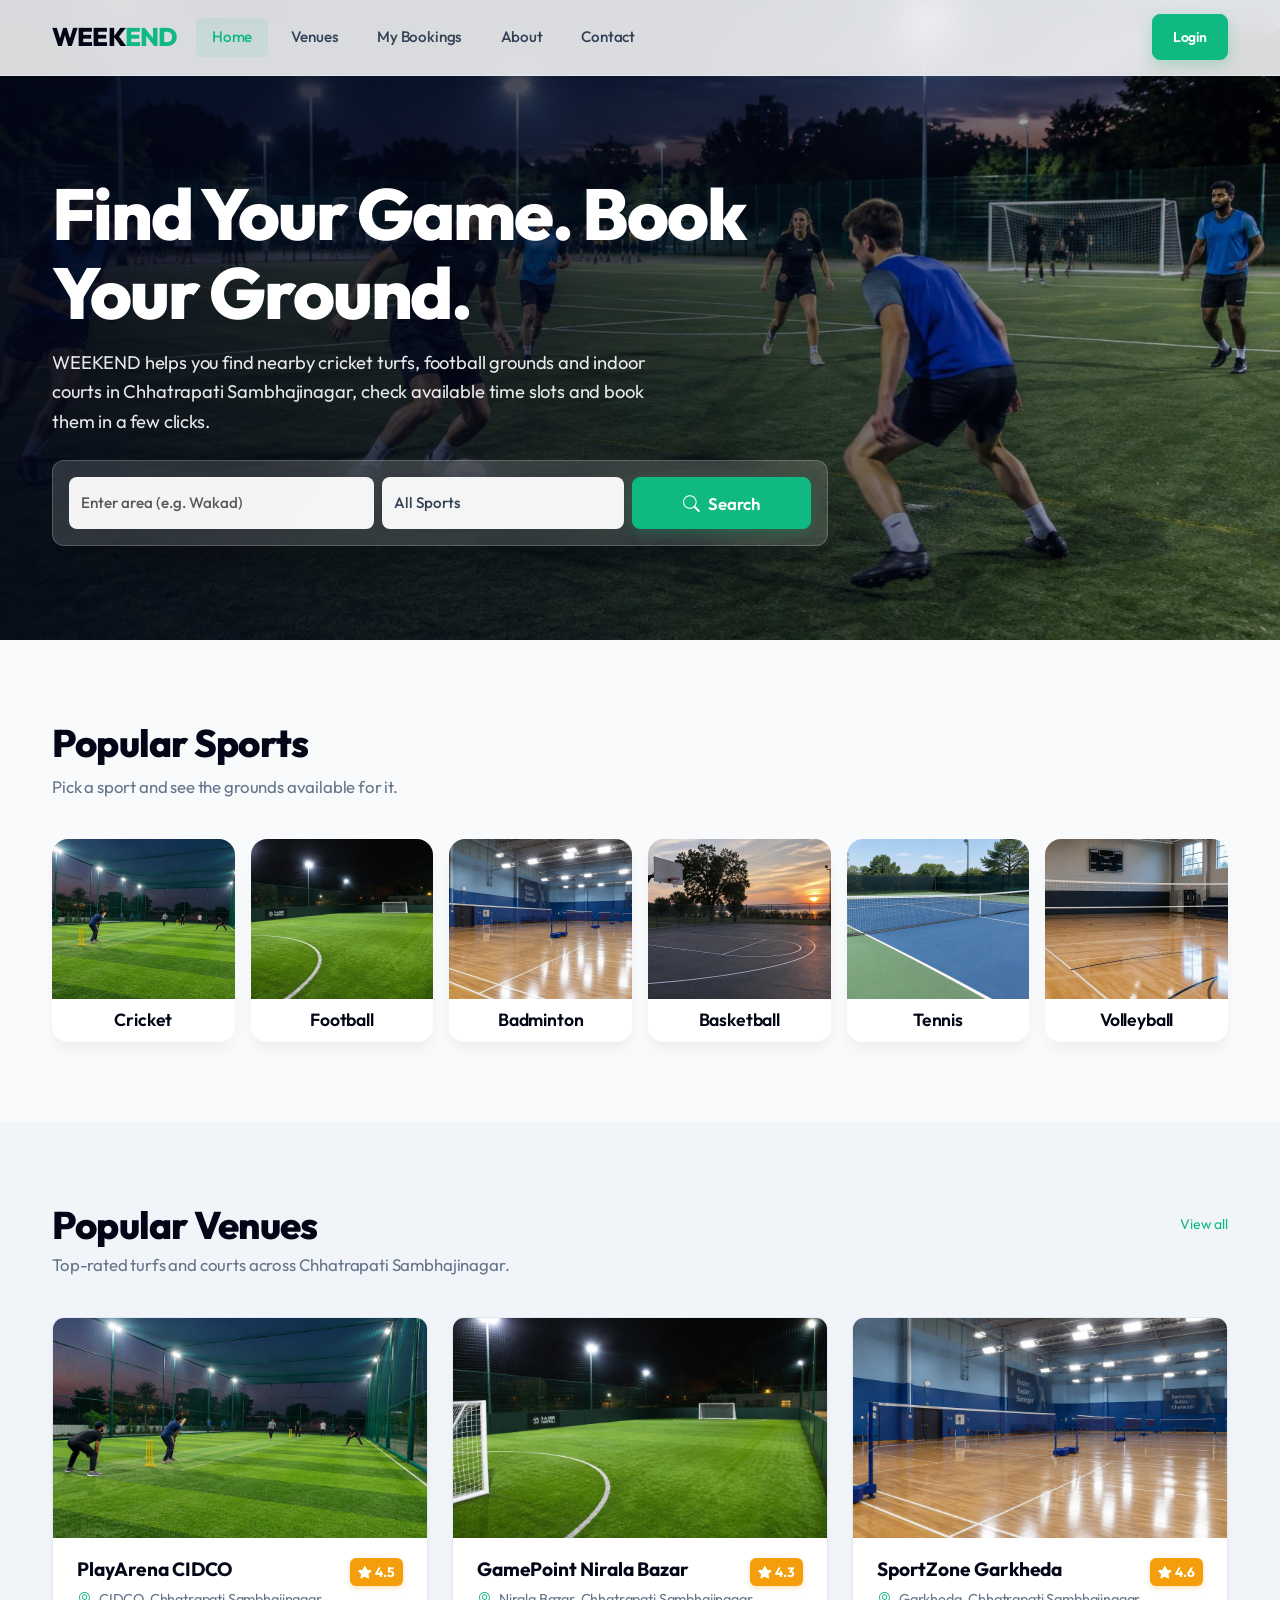
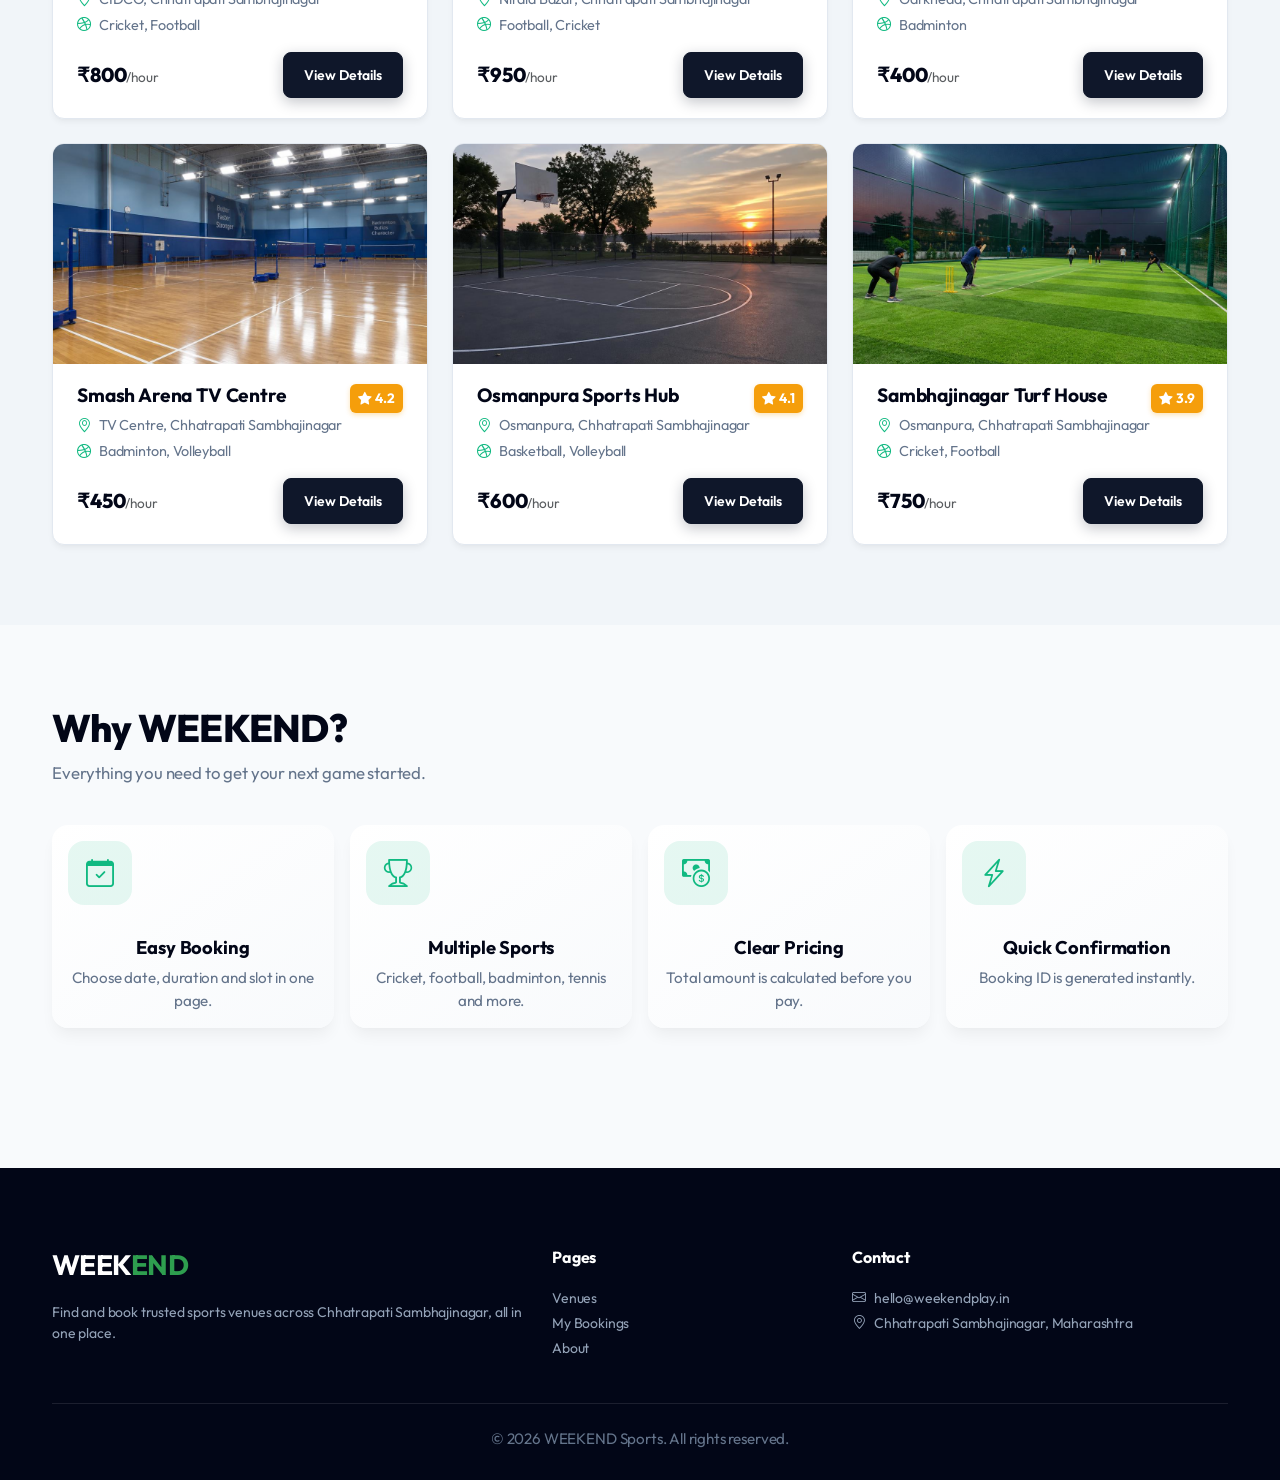
<file: home.html>
<!DOCTYPE html>
<html lang="en">
<head>
  <meta charset="UTF-8">
  <meta name="viewport" content="width=device-width, initial-scale=1">
  <title>WEEKEND | Sports Venue Booking</title>
  <link href="https://cdn.jsdelivr.net/npm/bootstrap@5.3.3/dist/css/bootstrap.min.css" rel="stylesheet">
  <link href="https://cdn.jsdelivr.net/npm/bootstrap-icons@1.11.3/font/bootstrap-icons.css" rel="stylesheet">
  <link href="style.css" rel="stylesheet">
</head>
<body>

<!-- Navbar -->
<nav class="navbar navbar-expand-lg navbar-weekend">
  <div class="container">
    <a class="navbar-brand" href="home.html">WEEK<span>END</span></a>
    <button class="navbar-toggler" type="button" data-bs-toggle="collapse" data-bs-target="#nav">
      <span class="navbar-toggler-icon"></span>
    </button>
    <div class="collapse navbar-collapse" id="nav">
      <ul class="navbar-nav me-auto">
        <li class="nav-item"><a class="nav-link active" href="home.html">Home</a></li>
        <li class="nav-item"><a class="nav-link" href="venues.html">Venues</a></li>
        <li class="nav-item"><a class="nav-link" href="my-bookings.html">My Bookings</a></li>
        <li class="nav-item"><a class="nav-link" href="about.html">About</a></li>
        <li class="nav-item"><a class="nav-link" href="contact.html">Contact</a></li>
      </ul>
      <div id="authArea"></div>
    </div>
  </div>
</nav>

<!-- Hero section with search -->
<section class="hero">
  <div class="container">
    <div class="row">
      <div class="col-lg-8">
        <h1 class="mb-3">Find Your Game. Book Your Ground.</h1>
        <p class="mb-4">
          WEEKEND helps you find nearby cricket turfs, football grounds and indoor courts in Chhatrapati Sambhajinagar,
          check available time slots and book them in a few clicks.
        </p>

        <form class="search-box" id="heroSearchForm">
          <div class="row g-2">
            <div class="col-md-5">
              <input type="text" class="form-control" id="heroLocation" placeholder="Enter area (e.g. Wakad)">
            </div>
            <div class="col-md-4">
              <select class="form-select" id="heroSport">
                <option value="">All Sports</option>
                <option>Cricket</option>
                <option>Football</option>
                <option>Badminton</option>
                <option>Basketball</option>
                <option>Tennis</option>
                <option>Volleyball</option>
              </select>
            </div>
            <div class="col-md-3 d-grid">
              <button class="btn btn-green" type="submit"><i class="bi bi-search"></i> Search</button>
            </div>
          </div>
        </form>
      </div>
    </div>
  </div>
</section>

<!-- Popular sports -->
<section class="py-5">
  <div class="container">
    <h4 class="section-title">Popular Sports</h4>
    <p class="section-sub">Pick a sport and see the grounds available for it.</p>

    <div class="row g-3">
      <div class="col-6 col-md-4 col-lg-2">
        <div class="card sport-card h-100" onclick="openSport('Cricket')" role="button">
          <img src="cricket.jpg" class="card-img-top" alt="Cricket">
          <div class="card-body text-center py-2"><span class="fw-semibold">Cricket</span></div>
        </div>
      </div>
      <div class="col-6 col-md-4 col-lg-2">
        <div class="card sport-card h-100" onclick="openSport('Football')" role="button">
          <img src="football.jpg" class="card-img-top" alt="Football">
          <div class="card-body text-center py-2"><span class="fw-semibold">Football</span></div>
        </div>
      </div>
      <div class="col-6 col-md-4 col-lg-2">
        <div class="card sport-card h-100" onclick="openSport('Badminton')" role="button">
          <img src="badminton.jpg" class="card-img-top" alt="Badminton">
          <div class="card-body text-center py-2"><span class="fw-semibold">Badminton</span></div>
        </div>
      </div>
      <div class="col-6 col-md-4 col-lg-2">
        <div class="card sport-card h-100" onclick="openSport('Basketball')" role="button">
          <img src="basketball.jpg" class="card-img-top" alt="Basketball">
          <div class="card-body text-center py-2"><span class="fw-semibold">Basketball</span></div>
        </div>
      </div>
      <div class="col-6 col-md-4 col-lg-2">
        <div class="card sport-card h-100" onclick="openSport('Tennis')" role="button">
          <img src="tennis.jpg" class="card-img-top" alt="Tennis">
          <div class="card-body text-center py-2"><span class="fw-semibold">Tennis</span></div>
        </div>
      </div>
      <div class="col-6 col-md-4 col-lg-2">
        <div class="card sport-card h-100" onclick="openSport('Volleyball')" role="button">
          <img src="volleyball.jpg" class="card-img-top" alt="Volleyball">
          <div class="card-body text-center py-2"><span class="fw-semibold">Volleyball</span></div>
        </div>
      </div>
    </div>
  </div>
</section>

<!-- Popular venues (generated by JavaScript) -->
<section class="py-5 bg-light-gray">
  <div class="container">
    <div class="d-flex justify-content-between align-items-center mb-1">
      <h4 class="section-title mb-0">Popular Venues</h4>
      <a href="venues.html" class="small text-decoration-none">View all</a>
    </div>
    <p class="section-sub">Top-rated turfs and courts across Chhatrapati Sambhajinagar.</p>

    <div class="row g-4" id="popularVenues"></div>
  </div>
</section>

<!-- Why WEEKEND -->
<section class="py-5">
  <div class="container">
    <h4 class="section-title">Why WEEKEND?</h4>
    <p class="section-sub">Everything you need to get your next game started.</p>

    <div class="row g-3">
      <div class="col-md-3 col-sm-6">
        <div class="card info-card h-100 text-center p-3">
          <i class="bi bi-calendar-check fs-3 text-success"></i>
          <h6 class="mt-2">Easy Booking</h6>
          <p class="venue-meta mb-0">Choose date, duration and slot in one page.</p>
        </div>
      </div>
      <div class="col-md-3 col-sm-6">
        <div class="card info-card h-100 text-center p-3">
          <i class="bi bi-trophy fs-3 text-success"></i>
          <h6 class="mt-2">Multiple Sports</h6>
          <p class="venue-meta mb-0">Cricket, football, badminton, tennis and more.</p>
        </div>
      </div>
      <div class="col-md-3 col-sm-6">
        <div class="card info-card h-100 text-center p-3">
          <i class="bi bi-cash-coin fs-3 text-success"></i>
          <h6 class="mt-2">Clear Pricing</h6>
          <p class="venue-meta mb-0">Total amount is calculated before you pay.</p>
        </div>
      </div>
      <div class="col-md-3 col-sm-6">
        <div class="card info-card h-100 text-center p-3">
          <i class="bi bi-lightning-charge fs-3 text-success"></i>
          <h6 class="mt-2">Quick Confirmation</h6>
          <p class="venue-meta mb-0">Booking ID is generated instantly.</p>
        </div>
      </div>
    </div>
  </div>
</section>

<!-- Footer -->
<footer class="site-footer">
  <div class="container">
    <div class="row g-4">
      <div class="col-md-5">
        <h5 class="text-white">WEEK<span style="color:#2e9e4f">END</span></h5>
        <p class="small mb-0">Find and book trusted sports venues across Chhatrapati Sambhajinagar, all in one place.</p>
      </div>
      <div class="col-md-3">
        <h6 class="text-white">Pages</h6>
        <p class="small mb-1"><a href="venues.html">Venues</a></p>
        <p class="small mb-1"><a href="my-bookings.html">My Bookings</a></p>
        <p class="small mb-1"><a href="about.html">About</a></p>
      </div>
      <div class="col-md-4">
        <h6 class="text-white">Contact</h6>
        <p class="small mb-1"><i class="bi bi-envelope"></i> hello@weekendplay.in</p>
        <p class="small mb-1"><i class="bi bi-geo-alt"></i> Chhatrapati Sambhajinagar, Maharashtra</p>
      </div>
    </div>
    <div class="footer-note text-center">&copy; 2026 WEEKEND Sports. All rights reserved.</div>
  </div>
</footer>

<script src="https://cdn.jsdelivr.net/npm/bootstrap@5.3.3/dist/js/bootstrap.bundle.min.js"></script>
<script src="data.js"></script>
<script src="main.js"></script>
</body>
</html>
</file>
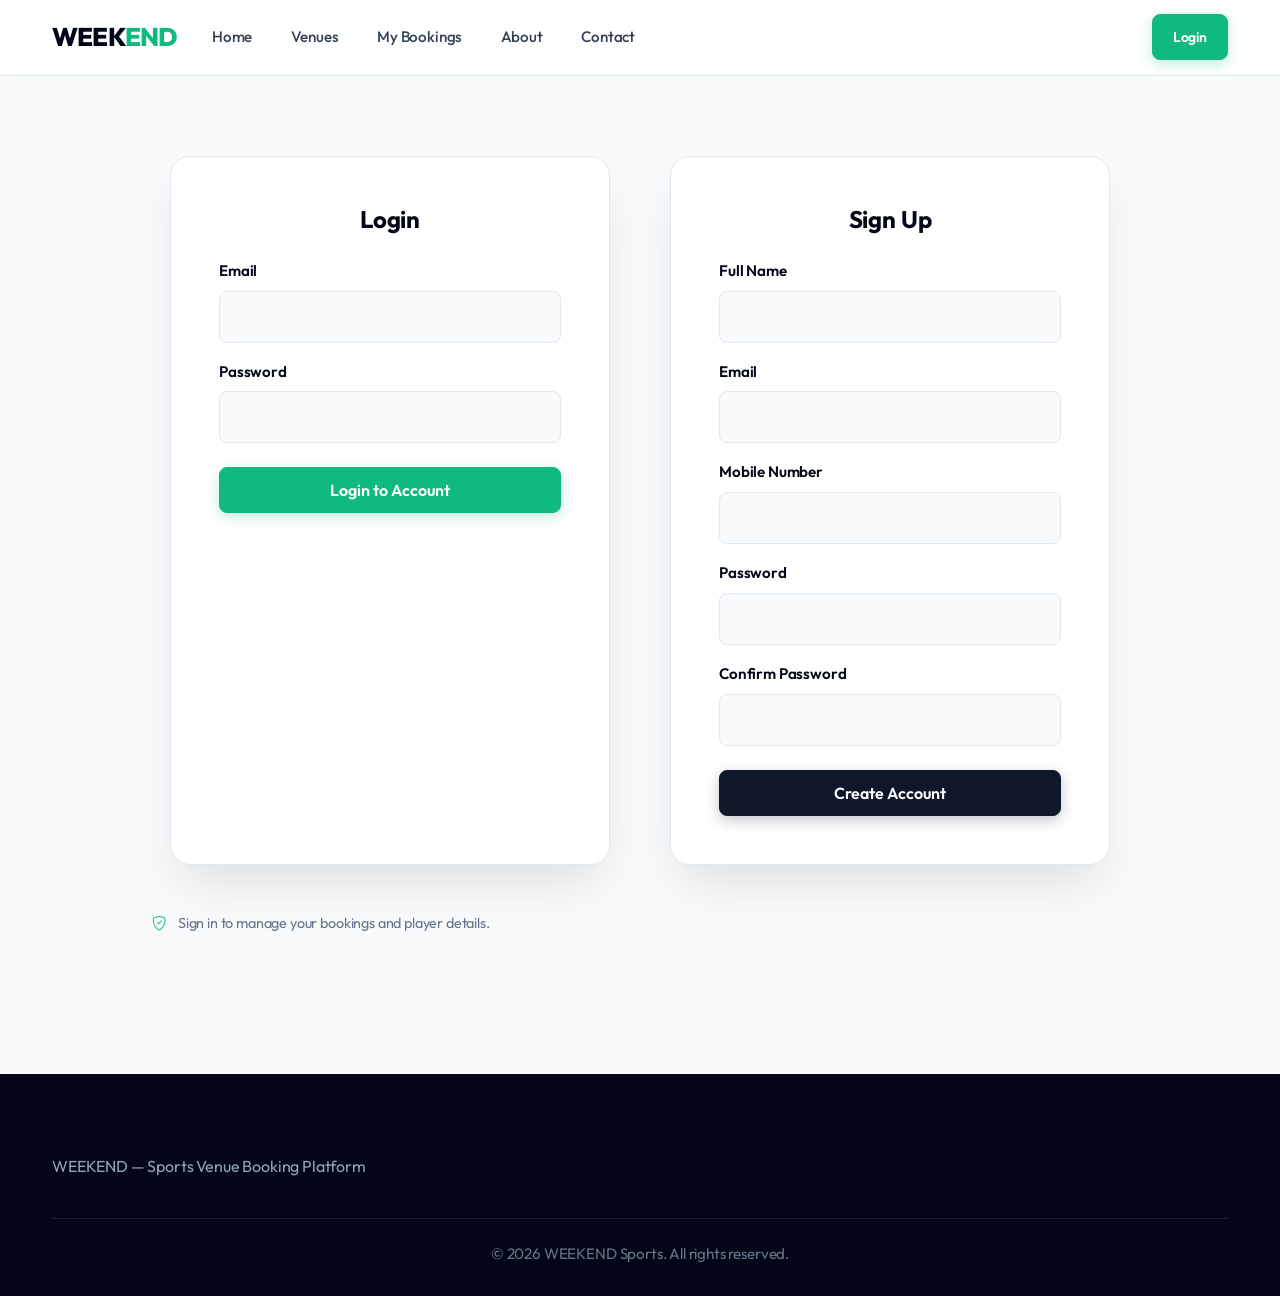
<file: login.html>
<!DOCTYPE html>
<html lang="en">
<head>
  <meta charset="UTF-8">
  <meta name="viewport" content="width=device-width, initial-scale=1">
  <title>Login | WEEKEND</title>
  <link href="https://cdn.jsdelivr.net/npm/bootstrap@5.3.3/dist/css/bootstrap.min.css" rel="stylesheet">
  <link href="https://cdn.jsdelivr.net/npm/bootstrap-icons@1.11.3/font/bootstrap-icons.css" rel="stylesheet">
  <link href="style.css" rel="stylesheet">
</head>
<body>

<nav class="navbar navbar-expand-lg navbar-weekend">
  <div class="container">
    <a class="navbar-brand" href="home.html">WEEK<span>END</span></a>
    <button class="navbar-toggler" type="button" data-bs-toggle="collapse" data-bs-target="#nav">
      <span class="navbar-toggler-icon"></span>
    </button>
    <div class="collapse navbar-collapse" id="nav">
      <ul class="navbar-nav me-auto">
        <li class="nav-item"><a class="nav-link" href="home.html">Home</a></li>
        <li class="nav-item"><a class="nav-link" href="venues.html">Venues</a></li>
        <li class="nav-item"><a class="nav-link" href="my-bookings.html">My Bookings</a></li>
        <li class="nav-item"><a class="nav-link" href="about.html">About</a></li>
        <li class="nav-item"><a class="nav-link" href="contact.html">Contact</a></li>
      </ul>
      <div id="authArea"></div>
    </div>
  </div>
</nav>

<div class="container py-5">
  <div class="row g-4 justify-content-center">
    <div class="col-md-6 col-lg-5 text-start">
      <div class="auth-card h-100">
        <h4 class="fw-bold mb-4 text-center" style="color: var(--navy-dark);">Login</h4>
        <div class="alert d-none" id="loginMsg"></div>
        <form id="loginForm">
          <div class="mb-3">
            <label class="form-label">Email</label>
            <input type="email" class="form-control" id="liEmail">
          </div>
          <div class="mb-4">
            <label class="form-label">Password</label>
            <input type="password" class="form-control" id="liPassword">
          </div>
          <button class="btn btn-green w-100" type="submit">Login to Account</button>
        </form>
      </div>
    </div>

    <div class="col-md-6 col-lg-5 text-start">
      <div class="auth-card h-100">
        <h4 class="fw-bold mb-4 text-center" style="color: var(--navy-dark);">Sign Up</h4>
        <div class="alert d-none" id="signupMsg"></div>
        <form id="signupForm">
          <div class="mb-3">
            <label class="form-label">Full Name</label>
            <input type="text" class="form-control" id="suName">
          </div>
          <div class="mb-3">
            <label class="form-label">Email</label>
            <input type="email" class="form-control" id="suEmail">
          </div>
          <div class="mb-3">
            <label class="form-label">Mobile Number</label>
            <input type="tel" class="form-control" id="suMobile" maxlength="10">
          </div>
          <div class="mb-3">
            <label class="form-label">Password</label>
            <input type="password" class="form-control" id="suPassword">
          </div>
          <div class="mb-4">
            <label class="form-label">Confirm Password</label>
            <input type="password" class="form-control" id="suConfirm">
          </div>
          <button class="btn btn-navy w-100" type="submit">Create Account</button>
        </form>
      </div>
    </div>

    <div class="col-lg-10 text-center mt-5">
      <p class="venue-meta mb-0"><i class="bi bi-shield-check me-1"></i> Sign in to manage your bookings and player details.</p>
    </div>
  </div>
</div>

<footer class="site-footer">
  <div class="container text-center">
    <p class="mb-1">WEEKEND &mdash; Sports Venue Booking Platform</p>
    <div class="footer-note">&copy; 2026 WEEKEND Sports. All rights reserved.</div>
  </div>
</footer>

<script src="https://cdn.jsdelivr.net/npm/bootstrap@5.3.3/dist/js/bootstrap.bundle.min.js"></script>
<script src="data.js"></script>
<script src="main.js"></script>
<script src="auth.js"></script>
</body>
</html>
</file>
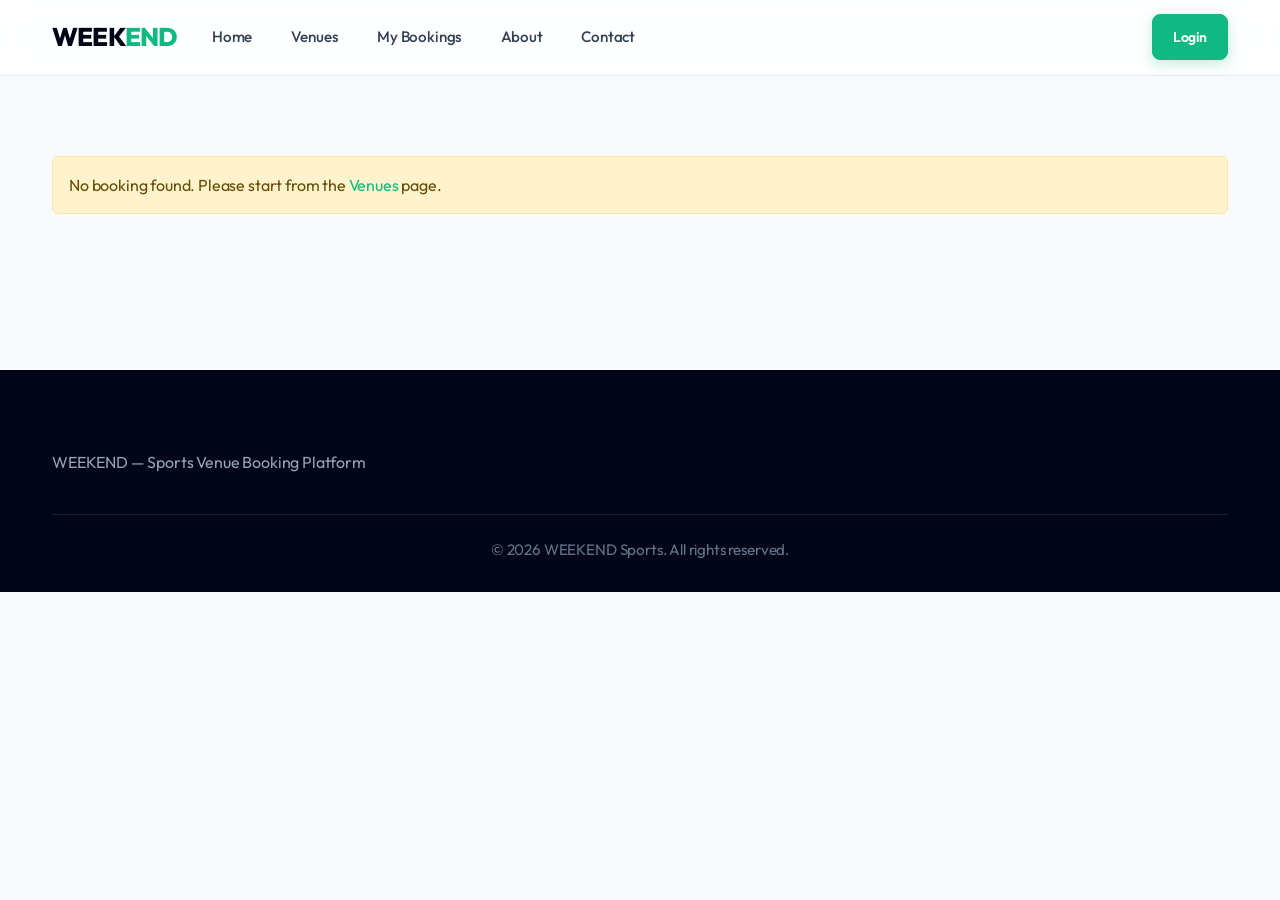
<file: payment.html>
<!DOCTYPE html>
<html lang="en">
<head>
  <meta charset="UTF-8">
  <meta name="viewport" content="width=device-width, initial-scale=1">
  <title>Payment | WEEKEND</title>
  <link href="https://cdn.jsdelivr.net/npm/bootstrap@5.3.3/dist/css/bootstrap.min.css" rel="stylesheet">
  <link href="https://cdn.jsdelivr.net/npm/bootstrap-icons@1.11.3/font/bootstrap-icons.css" rel="stylesheet">
  <link href="style.css" rel="stylesheet">
</head>
<body>

<nav class="navbar navbar-expand-lg navbar-weekend">
  <div class="container">
    <a class="navbar-brand" href="home.html">WEEK<span>END</span></a>
    <button class="navbar-toggler" type="button" data-bs-toggle="collapse" data-bs-target="#nav">
      <span class="navbar-toggler-icon"></span>
    </button>
    <div class="collapse navbar-collapse" id="nav">
      <ul class="navbar-nav me-auto">
        <li class="nav-item"><a class="nav-link" href="home.html">Home</a></li>
        <li class="nav-item"><a class="nav-link" href="venues.html">Venues</a></li>
        <li class="nav-item"><a class="nav-link" href="my-bookings.html">My Bookings</a></li>
        <li class="nav-item"><a class="nav-link" href="about.html">About</a></li>
        <li class="nav-item"><a class="nav-link" href="contact.html">Contact</a></li>
      </ul>
      <div id="authArea"></div>
    </div>
  </div>
</nav>

<div class="container py-4" id="paymentArea">
  <h4 class="section-title">Payment</h4>
  <p class="section-sub">Choose your preferred payment method and confirm your booking.</p>

  <div class="row g-4">
    <div class="col-lg-7">
      <form id="payForm">
        <div class="card border-0 shadow-sm rounded-4">
          <div class="card-header bg-white fw-semibold">Select Payment Method</div>
          <div class="card-body">
            <div class="form-check mb-2">
              <input class="form-check-input" type="radio" name="payMethod" id="mUpi" value="UPI" checked>
              <label class="form-check-label" for="mUpi">UPI</label>
            </div>
            <div class="form-check mb-2">
              <input class="form-check-input" type="radio" name="payMethod" id="mCard" value="Card">
              <label class="form-check-label" for="mCard">Debit / Credit Card</label>
            </div>
            <div class="form-check mb-3">
              <input class="form-check-input" type="radio" name="payMethod" id="mVenue" value="Pay at Venue">
              <label class="form-check-label" for="mVenue">Pay at Venue</label>
            </div>

            <hr>

            <!-- UPI form -->
            <div id="upiBox">
              <label class="form-label">UPI ID</label>
              <input type="text" class="form-control" id="upiId" placeholder="yourname@okbank">
              <p class="venue-meta mt-2 mb-0">Enter the UPI ID linked to your payment app.</p>
            </div>

            <!-- Card form -->
            <div id="cardBox" class="d-none">
              <div class="row g-3">
                <div class="col-md-12">
                  <label class="form-label">Card Number</label>
                  <input type="text" class="form-control" id="cardNumber" maxlength="16" placeholder="1234567812345678">
                </div>
                <div class="col-md-4">
                  <label class="form-label">Expiry (MM/YY)</label>
                  <input type="text" class="form-control" id="cardExpiry" maxlength="5" placeholder="08/28">
                </div>
                <div class="col-md-4">
                  <label class="form-label">CVV</label>
                  <input type="password" class="form-control" id="cardCvv" maxlength="3" placeholder="123">
                </div>
                <div class="col-md-4">
                  <label class="form-label">Name on Card</label>
                  <input type="text" class="form-control" id="cardName">
                </div>
              </div>
            </div>

            <!-- Pay at venue -->
            <div id="venueBox" class="d-none">
              <p class="mb-0">You can pay the amount at the venue counter before your slot starts.</p>
            </div>

            <div class="alert alert-danger mt-3 d-none" id="payError"></div>

            <button type="submit" class="btn btn-green mt-3 px-4">Pay &amp; Confirm Booking</button>
            <a href="booking.html" class="btn btn-outline-secondary mt-3">Back</a>
          </div>
        </div>
      </form>
    </div>

    <div class="col-lg-5">
      <div class="summary-box p-3">
        <h6 class="fw-semibold mb-3">Order Summary</h6>
        <div id="orderSummary"></div>
      </div>
      <div class="alert alert-light border mt-3 small mb-0">
        <i class="bi bi-shield-check me-1"></i> Your booking details stay private and protected.
      </div>
    </div>
  </div>
</div>

<footer class="site-footer">
  <div class="container text-center">
    <p class="mb-1">WEEKEND &mdash; Sports Venue Booking Platform</p>
    <div class="footer-note">&copy; 2026 WEEKEND Sports. All rights reserved.</div>
  </div>
</footer>

<script src="https://cdn.jsdelivr.net/npm/bootstrap@5.3.3/dist/js/bootstrap.bundle.min.js"></script>
<script src="data.js"></script>
<script src="main.js"></script>
<script src="payment.js"></script>
</body>
</html>
</file>
<file: style.css>
/* WEEKEND Premium visual system */
@import url('https://fonts.googleapis.com/css2?family=Outfit:wght@300;400;500;600;700;800&display=swap');

:root {
  --navy: #0f172a;
  --navy-dark: #020617;
  --green: #10b981;
  --green-dark: #059669;
  --orange: #f59e0b;
  --light: #f8fafc;
  --text: #334155;
  --muted: #64748b;
  --line: #e2e8f0;
  --surface: #ffffff;
  --shadow-sm: 0 4px 6px -1px rgba(0, 0, 0, 0.05), 0 2px 4px -2px rgba(0, 0, 0, 0.025);
  --shadow-md: 0 10px 15px -3px rgba(0, 0, 0, 0.05), 0 4px 6px -4px rgba(0, 0, 0, 0.025);
  --shadow-lg: 0 20px 25px -5px rgba(0, 0, 0, 0.05), 0 8px 10px -6px rgba(0, 0, 0, 0.025);
  --shadow-hover: 0 25px 50px -12px rgba(0, 0, 0, 0.12);
  --glass-bg: rgba(255, 255, 255, 0.85);
  --glass-border: rgba(255, 255, 255, 0.18);
  --transition: all 0.3s cubic-bezier(0.4, 0, 0.2, 1);
}

* { box-sizing: border-box; }

html { scroll-behavior: smooth; }

body {
  min-height: 100vh;
  font-family: 'Outfit', -apple-system, BlinkMacSystemFont, "Segoe UI", Roboto, Helvetica, Arial, sans-serif;
  color: var(--text);
  background-color: var(--light);
  letter-spacing: -0.01em;
  -webkit-font-smoothing: antialiased;
}

a { color: var(--green); text-decoration: none; transition: var(--transition); }
a:hover { color: var(--green-dark); }

.container { max-width: 1200px; }

/* ---------- Navigation ---------- */
.navbar-weekend {
  min-height: 76px;
  background: var(--glass-bg);
  backdrop-filter: blur(12px);
  -webkit-backdrop-filter: blur(12px);
  border-bottom: 1px solid var(--line);
  position: sticky;
  top: 0;
  z-index: 1030;
  transition: var(--transition);
}

.navbar-weekend .navbar-brand {
  color: var(--navy-dark);
  font-size: 1.6rem;
  font-weight: 800;
  letter-spacing: -0.03em;
}

.navbar-weekend .navbar-brand span { color: var(--green); }
.navbar-weekend .navbar-toggler { border-color: transparent; }
.navbar-weekend .navbar-toggler:focus { box-shadow: none; outline: none; }
.navbar-weekend .navbar-toggler-icon { background-image: url("data:image/svg+xml,%3csvg xmlns='http://www.w3.org/2000/svg' viewBox='0 0 30 30'%3e%3cpath stroke='rgba%2815, 23, 42, 0.75%29' stroke-linecap='round' stroke-miterlimit='10' stroke-width='2' d='M4 7h22M4 15h22M4 23h22'/%3e%3c/svg%3e"); }

.navbar-weekend .nav-link {
  color: var(--text);
  font-size: 0.95rem;
  font-weight: 500;
  padding: 0.5rem 1rem !important;
  margin: 0 0.2rem;
  border-radius: 6px;
  transition: var(--transition);
}

.navbar-weekend .nav-link:hover,
.navbar-weekend .nav-link.active { 
  color: var(--green); 
  background: rgba(16, 185, 129, 0.08);
}

.navbar-weekend #authArea .text-white { color: var(--navy-dark) !important; font-weight: 500; }
.navbar-weekend .btn-outline-light { color: var(--navy); border-color: var(--line); background: transparent; }
.navbar-weekend .btn-outline-light:hover { color: var(--surface); background: var(--navy); border-color: var(--navy); }

/* ---------- Buttons and controls ---------- */
.btn {
  min-height: 46px;
  border-radius: 8px;
  font-weight: 600;
  padding: 0.6rem 1.25rem;
  transition: var(--transition);
  display: inline-flex;
  align-items: center;
  justify-content: center;
  gap: 0.5rem;
}

.btn:hover { transform: translateY(-2px); }
.btn:active { transform: translateY(0); }

.btn-green {
  color: #ffffff;
  background-color: var(--green);
  border-color: var(--green);
  box-shadow: 0 4px 14px rgba(16, 185, 129, 0.25);
}

.btn-green:hover,
.btn-green:focus { 
  color: #ffffff; 
  background-color: var(--green-dark); 
  border-color: var(--green-dark); 
  box-shadow: 0 6px 20px rgba(16, 185, 129, 0.35);
}

.btn-navy { 
  color: #ffffff; 
  background-color: var(--navy); 
  border-color: var(--navy); 
  box-shadow: 0 4px 14px rgba(15, 23, 42, 0.25);
}

.btn-navy:hover { 
  color: #ffffff; 
  background-color: var(--navy-dark); 
  border-color: var(--navy-dark); 
  box-shadow: 0 6px 20px rgba(15, 23, 42, 0.35);
}

.form-control,
.form-select {
  min-height: 52px;
  border-color: var(--line);
  border-radius: 8px;
  color: var(--text);
  box-shadow: none;
  font-size: 0.95rem;
  background-color: var(--surface);
  transition: var(--transition);
}

.form-control:focus,
.form-select:focus {
  border-color: var(--green);
  box-shadow: 0 0 0 4px rgba(16, 185, 129, 0.1);
}

.form-label { color: var(--navy-dark); font-size: 0.95rem; font-weight: 600; margin-bottom: 0.5rem; }
.form-check-input:checked { background-color: var(--green); border-color: var(--green); }

/* ---------- Hero ---------- */
.hero {
  min-height: 640px;
  display: flex;
  align-items: center;
  color: #ffffff;
  padding: 120px 0 80px;
  position: relative;
  background: url("hero.jpg") center center/cover no-repeat;
  margin-top: -76px; /* offset navbar height */
}

.hero::before {
  content: '';
  position: absolute;
  top: 0; left: 0; right: 0; bottom: 0;
  background: linear-gradient(90deg, rgba(2, 6, 23, 0.92) 0%, rgba(2, 6, 23, 0.7) 45%, rgba(2, 6, 23, 0.2) 100%);
}

.hero .container { position: relative; z-index: 2; padding-top: 40px; }

.hero h1 {
  max-width: 800px;
  font-size: clamp(3rem, 6vw, 4.5rem);
  font-weight: 800;
  line-height: 1.1;
  letter-spacing: -0.03em;
  margin-bottom: 1.25rem;
  animation: fadeInUp 0.8s ease-out;
}

.hero p { 
  max-width: 600px; 
  color: rgba(255, 255, 255, 0.9); 
  font-size: 1.15rem; 
  line-height: 1.6; 
  font-weight: 400;
  margin-bottom: 2.5rem;
  animation: fadeInUp 0.8s ease-out 0.1s backwards;
}

.search-box {
  max-width: 900px;
  padding: 16px;
  background: rgba(255, 255, 255, 0.15);
  backdrop-filter: blur(16px);
  -webkit-backdrop-filter: blur(16px);
  border: 1px solid rgba(255, 255, 255, 0.2);
  border-radius: 12px;
  box-shadow: 0 25px 50px -12px rgba(0, 0, 0, 0.3);
  transition: var(--transition);
  animation: fadeInUp 0.8s ease-out 0.2s backwards;
}

.search-box:hover {
  background: rgba(255, 255, 255, 0.2);
  border: 1px solid rgba(255, 255, 255, 0.3);
}

.search-box .form-control,
.search-box .form-select {
  border: none;
  background: rgba(255, 255, 255, 0.95);
  font-weight: 500;
}
.search-box .form-control:focus,
.search-box .form-select:focus {
  background: #ffffff;
}

.search-box .btn { min-height: 52px; font-size: 1.05rem; }

/* ---------- Sections ---------- */
body > .container.py-4,
body > .container.py-5,
section.py-5 { padding-top: 5rem !important; padding-bottom: 5rem !important; }

.section-title {
  color: var(--navy-dark);
  margin-bottom: 0.5rem;
  font-size: clamp(1.75rem, 3vw, 2.5rem);
  font-weight: 800;
  letter-spacing: -0.02em;
}

.section-sub { 
  color: var(--muted); 
  margin-bottom: 2.5rem; 
  font-size: 1.05rem; 
  font-weight: 400;
}

.bg-light-gray { background-color: #f1f5f9; }

/* ---------- Cards ---------- */
.card { 
  border-radius: 12px; 
  border: none;
}

.venue-card,
.sport-card,
.info-card {
  overflow: hidden;
  background: var(--surface);
  border: 1px solid var(--line);
  box-shadow: var(--shadow-sm);
  transition: var(--transition);
  height: 100%;
}

.venue-card:hover,
.sport-card:hover {
  border-color: #cbd5e1;
  box-shadow: var(--shadow-hover);
  transform: translateY(-6px);
}

.venue-card img { 
  height: 220px; 
  object-fit: cover; 
  transition: transform 0.6s cubic-bezier(0.16, 1, 0.3, 1); 
}
.venue-card:hover img { transform: scale(1.05); }

.venue-card .card-body { padding: 1.25rem 1.5rem; }

.sport-card { cursor: pointer; border-radius: 16px; border: none; box-shadow: var(--shadow-md); }
.sport-card img { height: 160px; object-fit: cover; }
.sport-card .card-body { 
  padding: 1.2rem 1rem;
  background: var(--surface);
}
.sport-card span { font-size: 1.1rem; color: var(--navy-dark); font-weight: 600; }

.venue-name { color: var(--navy-dark); font-size: 1.2rem; font-weight: 700; margin-bottom: 0.5rem; }
.venue-meta { color: var(--muted); font-size: 0.9rem; margin-bottom: 0.5rem; display: flex; align-items: center; gap: 0.5rem; }
.venue-meta i { color: var(--green); }
.price-text { color: var(--navy-dark); font-size: 1.25rem; font-weight: 800; }
.price-text small { color: var(--muted); font-weight: 500; font-size: 0.85rem; }

.rating-badge {
  display: inline-flex;
  align-items: center;
  gap: 4px;
  color: #fff;
  background-color: var(--orange);
  border-radius: 6px;
  padding: 4px 8px;
  font-size: 0.85rem;
  font-weight: 700;
  box-shadow: 0 2px 5px rgba(245, 158, 11, 0.3);
}

.info-card {
  padding: 2.5rem 1.5rem;
  text-align: center;
  border-radius: 16px;
  border: none;
  box-shadow: var(--shadow-md);
  background: linear-gradient(145deg, #ffffff, #f8fafc);
}
.info-card:hover { transform: translateY(-5px); box-shadow: var(--shadow-hover); }
.info-card i.fs-3 { 
  display: inline-flex;
  align-items: center;
  justify-content: center;
  width: 64px; height: 64px;
  border-radius: 16px;
  background: rgba(16, 185, 129, 0.1);
  color: var(--green) !important; 
  font-size: 1.75rem !important;
  margin-bottom: 1.5rem;
  transition: var(--transition);
}
.info-card:hover i.fs-3 {
  background: var(--green);
  color: #fff !important;
  transform: rotate(5deg) scale(1.1);
}
.info-card h6 { font-size: 1.15rem; font-weight: 700; color: var(--navy-dark); margin-bottom: 0.5rem; }
.info-card p.venue-meta { font-size: 0.95rem; justify-content: center; }

.info-card .card-header {
  padding: 1rem 1.2rem;
  color: var(--navy-dark);
  border-bottom-color: var(--line);
  background: var(--light);
}

.info-card .card-body { padding: 1.5rem; }

/* ---------- Booking and detail pages ---------- */
.slot-btn {
  min-width: 110px;
  margin: 0 8px 10px 0;
  padding: 10px 14px;
  color: var(--navy-dark);
  background: var(--surface);
  border: 1px solid var(--line);
  border-radius: 8px;
  font-size: 0.95rem;
  font-weight: 600;
  cursor: pointer;
  transition: var(--transition);
}

.slot-btn:hover { border-color: var(--green); color: var(--green-dark); background: rgba(16, 185, 129, 0.05); }
.slot-btn.selected { color: #ffffff; background: var(--green); border-color: var(--green); box-shadow: 0 4px 10px rgba(16, 185, 129, 0.3); }

.summary-box {
  padding: 2rem !important;
  background: var(--surface);
  border: 1px solid var(--line);
  border-radius: 16px;
  box-shadow: var(--shadow-md);
}

.summary-box .row { font-size: 1rem; padding-top: 0.4rem; padding-bottom: 0.4rem; }
.summary-box .fw-bold { color: var(--navy-dark); font-weight: 700 !important; }

.detail-img { width: 100%; height: 500px; object-fit: cover; border-radius: 16px; box-shadow: var(--shadow-lg); }
.breadcrumb { padding: 0.8rem 1rem; background: transparent; border-radius: 8px; font-weight: 500; font-size: 0.95rem; }
.breadcrumb a { color: var(--muted); }
.breadcrumb a:hover { color: var(--green); }
.breadcrumb-item.active { color: var(--navy-dark); font-weight: 600; }

.table { --bs-table-bg: transparent; --bs-table-color: var(--text); }
.table > :not(caption) > * > * { padding: 1rem; border-bottom-color: var(--line); }
.table th { font-weight: 600; color: var(--navy-dark); }

.tick-circle {
  width: 80px;
  height: 80px;
  line-height: 80px;
  margin: 0 auto;
  color: #ffffff;
  background: linear-gradient(135deg, var(--green), var(--green-dark));
  border-radius: 50%;
  font-size: 38px;
  box-shadow: 0 15px 30px rgba(16, 185, 129, 0.3);
  animation: popIn 0.6s cubic-bezier(0.175, 0.885, 0.32, 1.275);
}

@keyframes popIn {
  0% { transform: scale(0); opacity: 0; }
  100% { transform: scale(1); opacity: 1; }
}

.nav-tabs { border-bottom-color: var(--line); }
.nav-tabs .nav-link { font-weight: 600; color: var(--muted); border: none; border-bottom: 2px solid transparent; padding: 1rem 1.5rem; transition: var(--transition); }
.nav-tabs .nav-link:hover { color: var(--green); border-color: transparent; }
.nav-tabs .nav-link.active { color: var(--green); background: transparent; border-color: transparent; border-bottom-color: var(--green); }

.btn-group .btn { font-weight: 600; border-color: var(--line); color: var(--text); }
.btn-group .btn.active { color: #ffffff; background: var(--navy); border-color: var(--navy); }

/* ---------- Footer ---------- */
footer.site-footer {
  margin-top: 60px;
  padding: 80px 0 30px;
  color: #94a3b8;
  background-color: var(--navy-dark);
}

footer.site-footer h5,
footer.site-footer h6,
footer.site-footer .text-white { color: #ffffff !important; font-weight: 700; margin-bottom: 1.25rem; }
footer.site-footer h5 { font-size: 1.75rem; letter-spacing: -0.02em; }
footer.site-footer a { color: #94a3b8; text-decoration: none; transition: var(--transition); }
footer.site-footer a:hover { color: var(--green); }
footer.site-footer p { display: flex; align-items: center; gap: 0.5rem; }

.footer-note {
  margin-top: 40px;
  padding-top: 24px;
  color: #64748b;
  border-top: 1px solid rgba(255, 255, 255, 0.1);
  font-size: 0.95rem;
}

/* Animations */
@keyframes fadeInUp {
  from { opacity: 0; transform: translateY(20px); }
  to { opacity: 1; transform: translateY(0); }
}

/* Auth Cards */
.auth-card {
  max-width: 440px;
  margin: 0 auto;
  padding: 3rem;
  background: var(--surface);
  border-radius: 20px;
  box-shadow: var(--shadow-hover);
  border: 1px solid var(--line);
}
.auth-card .form-control { background: var(--light); }
.auth-card .form-control:focus { background: var(--surface); }

/* Mobile adjustments */
@media (max-width: 991.98px) {
  .navbar-weekend { min-height: 64px; }
  .navbar-weekend .navbar-collapse { 
    padding: 1.5rem; 
    background: var(--surface); 
    border-radius: 12px;
    box-shadow: var(--shadow-lg);
    margin-top: 0.5rem;
    border: 1px solid var(--line);
  }
  .navbar-weekend .nav-link { padding: 0.75rem 1rem !important; margin-bottom: 0.25rem; }
  .hero { min-height: 540px; padding: 100px 0 60px; }
  .hero h1 { font-size: clamp(2.5rem, 8vw, 3.5rem); }
  .detail-img { height: 380px; }
  .search-box { padding: 12px; }
  .search-box .btn { margin-top: 12px; width: 100%; }
}

@media (max-width: 767.98px) {
  body > .container.py-4,
  body > .container.py-5,
  section.py-5 { padding-top: 4rem !important; padding-bottom: 4rem !important; }
  .hero { min-height: 500px; padding: 80px 0 40px; }
  .hero h1 { font-size: 2.5rem; }
  .hero p { font-size: 1rem; }
  .detail-img { height: 280px; }
  .auth-card { padding: 2rem; }
  footer.site-footer { padding: 60px 0 20px; text-align: center; }
  footer.site-footer p { justify-content: center; }
}

@media (max-width: 575.98px) {
  .sport-card img { height: 120px; }
  .venue-card img { height: 180px; }
  .venue-card .card-body { padding: 1rem; }
  .info-card { padding: 1.5rem 1rem; }
  .summary-box { padding: 1.25rem !important; }
}

@media print {
  .no-print, .navbar, footer { display: none !important; }
}
</file>
